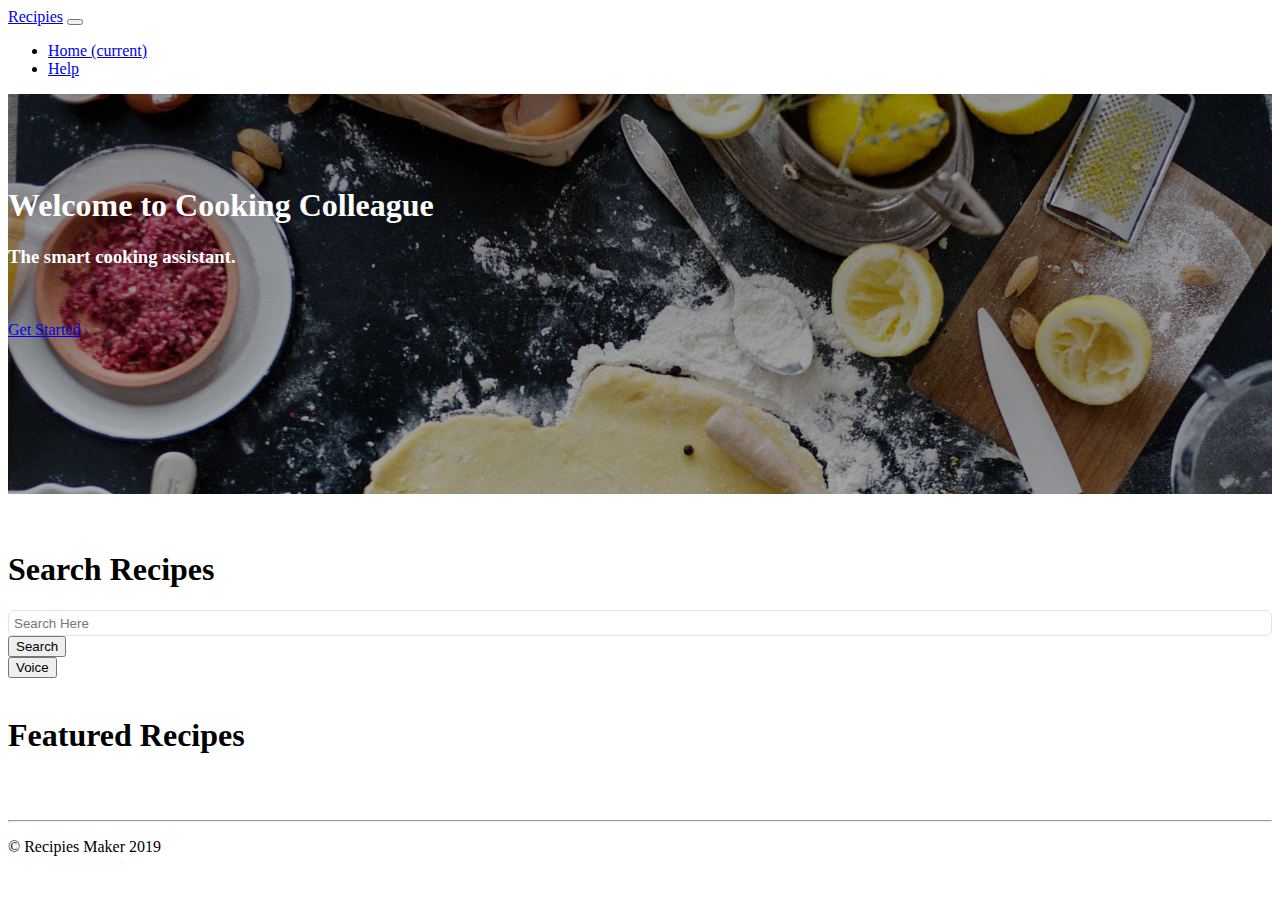
<file: client/index.html>
<!doctype html>
<html lang="en" class="gr__getbootstrap_com">

<head>
    <meta charset="utf-8">
    <meta name="viewport" content="width=device-width, initial-scale=1, shrink-to-fit=no">
    <meta name="description" content="">
    <meta name="author" content="">

    <title>Cooking Colleague</title>

    <!-- Bootstrap core CSS -->
    <script src="https://ajax.googleapis.com/ajax/libs/jquery/3.3.1/jquery.min.js"></script>

    <link rel="stylesheet" href="https://stackpath.bootstrapcdn.com/bootstrap/4.2.1/css/bootstrap.min.css" integrity="sha384-GJzZqFGwb1QTTN6wy59ffF1BuGJpLSa9DkKMp0DgiMDm4iYMj70gZWKYbI706tWS" crossorigin="anonymous">

    <!-- Custom styles for this template -->
    <script src="https://code.jquery.com/jquery-3.3.1.slim.min.js" integrity="sha384-q8i/X+965DzO0rT7abK41JStQIAqVgRVzpbzo5smXKp4YfRvH+8abtTE1Pi6jizo" crossorigin="anonymous"></script>
    <script src="https://cdnjs.cloudflare.com/ajax/libs/popper.js/1.14.6/umd/popper.min.js" integrity="sha384-wHAiFfRlMFy6i5SRaxvfOCifBUQy1xHdJ/yoi7FRNXMRBu5WHdZYu1hA6ZOblgut" crossorigin="anonymous"></script>
    <script src="https://stackpath.bootstrapcdn.com/bootstrap/4.2.1/js/bootstrap.min.js" integrity="sha384-B0UglyR+jN6CkvvICOB2joaf5I4l3gm9GU6Hc1og6Ls7i6U/mkkaduKaBhlAXv9k" crossorigin="anonymous"></script>

    <link rel="stylesheet" href="styles.css">
    <script src="script.js"></script>
    <script src="https://ajax.googleapis.com/ajax/libs/jquery/3.3.1/jquery.min.js"></script>
</head>

<body data-gr-c-s-loaded="true" onload="generateHome()">

    <nav class="navbar navbar-expand-md navbar-dark fixed-top bg-dark">
        <a class="navbar-brand" href="#">Recipies</a>
        <button class="navbar-toggler" type="button" data-toggle="collapse" data-target="#navbarsExampleDefault" aria-controls="navbarsExampleDefault" aria-expanded="false" aria-label="Toggle navigation">
            <span class="navbar-toggler-icon"></span>
        </button>

        <div class="collapse navbar-collapse" id="navbarsExampleDefault">
            <ul class="navbar-nav mr-auto">
                <li class="nav-item active">
                    <a class="nav-link" href="#">Home <span class="sr-only">(current)</span></a>
                </li>
                <li class="nav-item">
                    <a class="nav-link" href="#">Help</a>
                </li>
            </ul>
        </div>
    </nav>

    <main id="main_container" role="main">


        <div class="parallax text-center">
            <div class="container">
                <br>
                <br>
                <br>
                <br>
                <h1 class="display-3" style="color: white; ">Welcome to Cooking Colleague</h1>
                <h3 style="color: white; ">The smart cooking assistant.</h3>
                <br>
                <p><a class="btn btn-secondary btn-lg" href="#search" role="button">Get Started</a></p>
            </div>
        </div>
        <br>
        <br>

        <!-- Main jumbotron for a primary marketing message or call to action -->
        <!--
        <div class="jumbotron">
            <div class="container">
                <h1 class="display-3">Welcome</h1>
                <p>This application helps you through new and exciting cooking recipies step by step in an interactive manner.</p>
                <p><a class="btn btn-secondary btn-lg" href="#search" role="button">Get Started</a></p>
            </div>
        </div>
-->


        <!-- Example row of columns -->
        <div id="search">
            <div class="container">
                <div class="row">
                    <h1>Search Recipes</h1>
                    <div class="col-md-10">

                        <div id="custom-search-input">
                            <div class="input-group col-md-12">
                                <input id="search_box" type="text" class="form-control input-lg" placeholder="Search Here" />
                            </div>
                        </div>
                    </div>

                    <div class="col-md-1">
                        <button id="search_button" type="button" class="btn btn-secondary" onclick="generateRecipieResults()">Search</button>
                    </div>

                    <div class="col-md-1">
                        <button id="voice_search_button" type="button" class="btn btn-danger">Voice</button>
                    </div>
                </div>
                <br>
            </div>
        </div>


        <div id="featured_container" class="container">
            <h1>Featured Recipes</h1>
            <br>
            <br>

            <!--
                <div class="col-md-4">
                    <div class="card shadow-sm p-3 mb-5 bg-white rounded" style="width: 18rem;">
                        <svg class="bd-placeholder-img card-img-top" width="100%" height="180" xmlns="http://www.w3.org/2000/svg" preserveAspectRatio="xMidYMid slice" focusable="false" role="img" aria-label="Placeholder: Image cap">
                            <title>Placeholder</title>
                            <rect fill="#868e96" width="100%" height="100%"></rect><text fill="#dee2e6" dy=".3em" x="50%" y="50%">Image cap</text>
                        </svg>
                        <div class="card-body">
                            <h5 class="card-title">Card title</h5>
                            <p class="card-text">Some quick example text to build on the card title and make up the bulk of the card's content.</p>
                            <a href="#" class="btn btn-secondary">Go somewhere</a>
                        </div>
                    </div>
                </div>
            </div>
-->
            <hr>

        </div> <!-- /container -->

    </main>

    <footer class="container">
        <p>© Recipies Maker 2019</p>
    </footer>

    <!-- Bootstrap core JavaScript
    ================================================== -->
    <!-- Placed at the end of the document so the pages load faster -->
    <script src="https://code.jquery.com/jquery-3.2.1.slim.min.js" integrity="sha384-KJ3o2DKtIkvYIK3UENzmM7KCkRr/rE9/Qpg6aAZGJwFDMVNA/GpGFF93hXpG5KkN" crossorigin="anonymous"></script>
    <script>
        window.jQuery || document.write('<script src="../../assets/js/vendor/jquery-slim.min.js"><\/script>')
    </script>

</body>

</html>
</file>
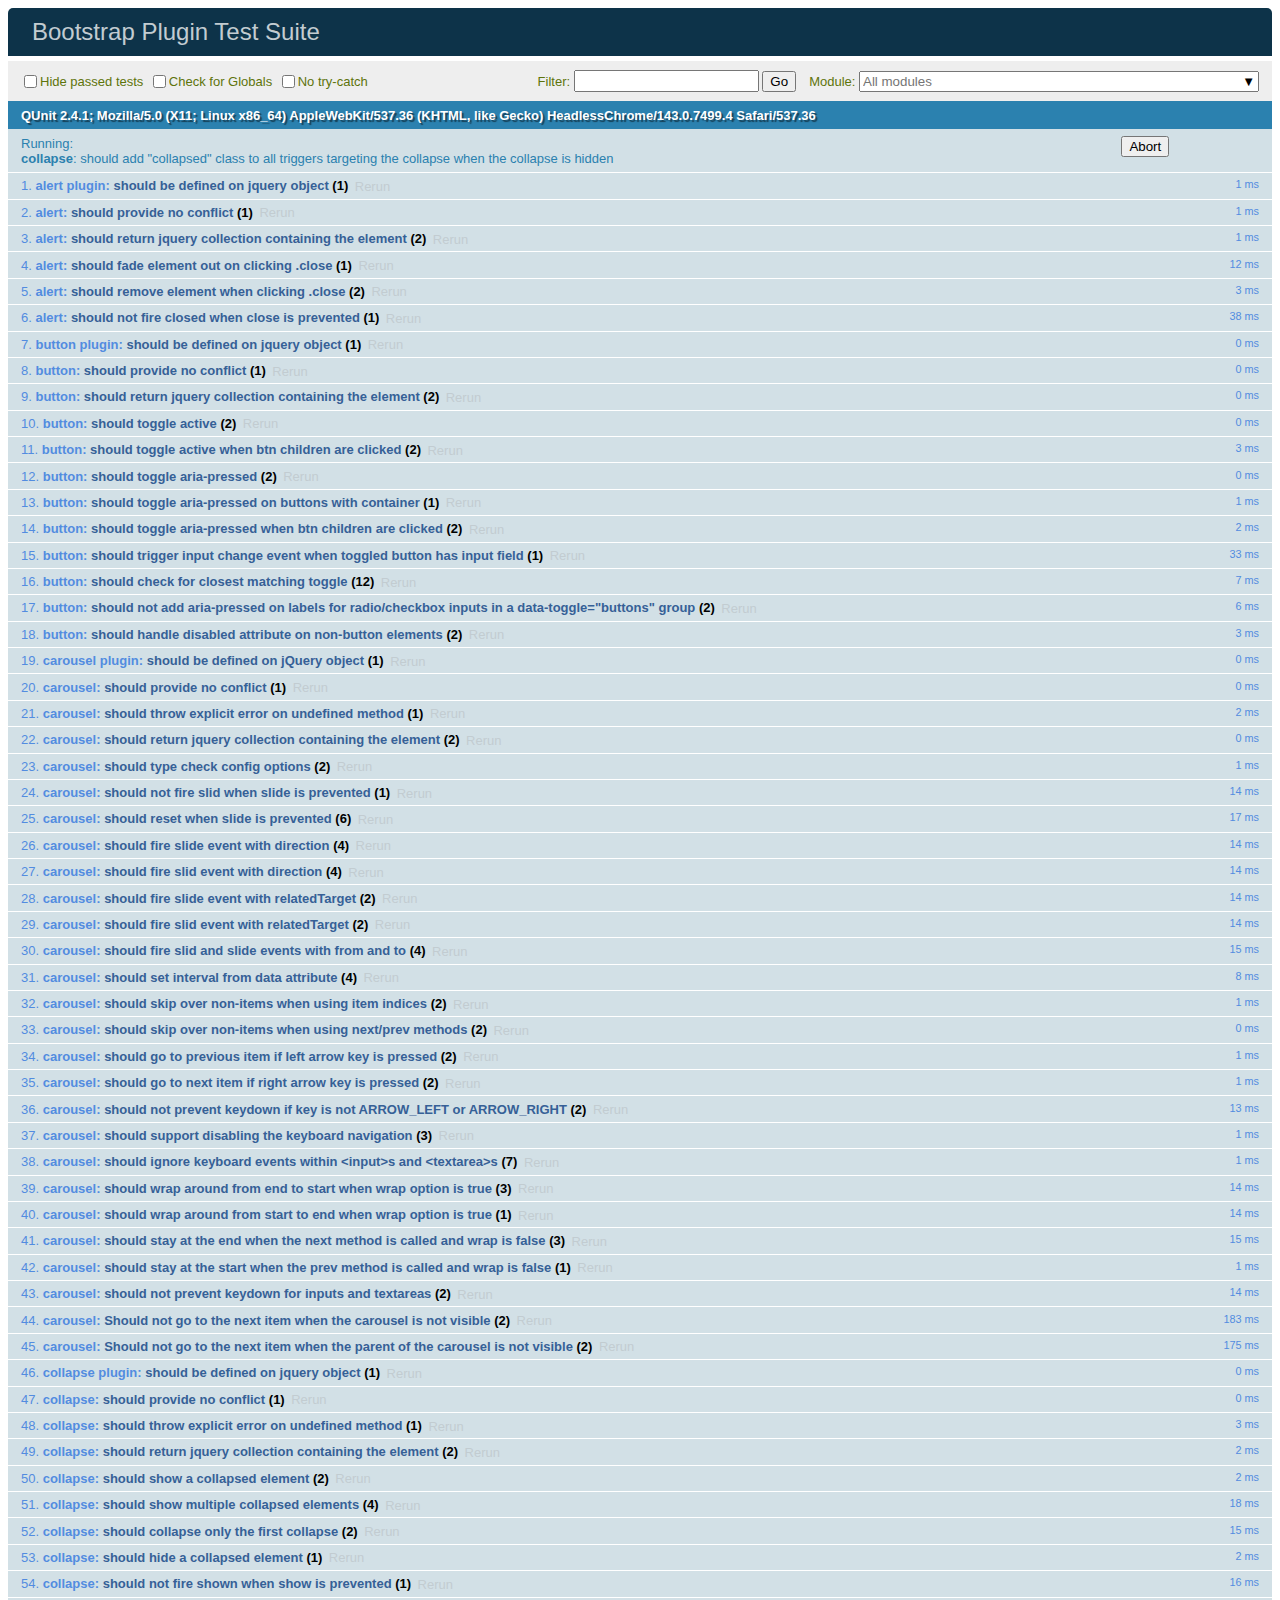
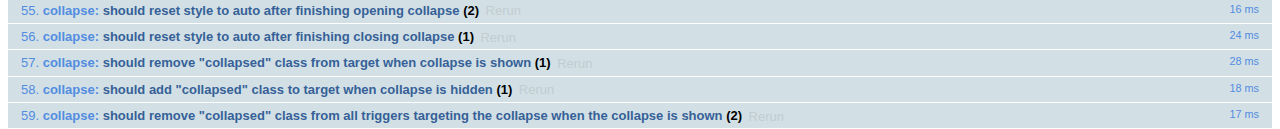
<file: bootstrap-4.0.0/js/tests/index.html>
<!doctype html>
<html lang="en">
  <head>
    <meta charset="utf-8">
    <meta name="viewport" content="width=device-width, initial-scale=1, shrink-to-fit=no">
    <title>Bootstrap Plugin Test Suite</title>

    <!-- jQuery -->
    <script>
      (function () {
        var path = '../../assets/js/vendor/jquery-slim.min.js'
        // get jquery param from the query string.
        var jQueryVersion = location.search.match(/[?&]jquery=(.*?)(?=&|$)/)

        // If a version was specified, use that version from our vendor folder
        if (jQueryVersion) {
          path = 'vendor/jquery-' + jQueryVersion[1] + '.min.js'
        }
        document.write('<script src="' + path + '"><\/script>')
      }())
    </script>
    <script src="../../assets/js/vendor/popper.min.js"></script>

    <!-- QUnit -->
    <link rel="stylesheet" href="vendor/qunit.css" media="screen">
    <script src="vendor/qunit.js"></script>

    <script>
      // Disable jQuery event aliases to ensure we don't accidentally use any of them
      [
        'blur',
        'focus',
        'focusin',
        'focusout',
        'resize',
        'scroll',
        'click',
        'dblclick',
        'mousedown',
        'mouseup',
        'mousemove',
        'mouseover',
        'mouseout',
        'mouseenter',
        'mouseleave',
        'change',
        'select',
        'submit',
        'keydown',
        'keypress',
        'keyup',
        'contextmenu'
      ].forEach(function(eventAlias) {
        $.fn[eventAlias] = function() {
          throw new Error('Using the ".' + eventAlias + '()" method is not allowed, so that Bootstrap can be compatible with custom jQuery builds which exclude the "event aliases" module that defines said method. See https://github.com/twbs/bootstrap/blob/master/CONTRIBUTING.md#js')
        }
      })

      // Require assert.expect in each test
      QUnit.config.requireExpects = true

      // See https://github.com/axemclion/grunt-saucelabs#test-result-details-with-qunit
      var log = []
      var testName

      QUnit.done(function(testResults) {
        var tests = []
        for (var i = 0; i < log.length; i++) {
          var details = log[i]
          tests.push({
            name: details.name,
            result: details.result,
            expected: details.expected,
            actual: details.actual,
            source: details.source
          })
        }
        testResults.tests = tests

        window.global_test_results = testResults
      })

      QUnit.testStart(function(testDetails) {
        QUnit.log(function(details) {
          if (!details.result) {
            details.name = testDetails.name
            log.push(details)
          }
        })
      })

      // Display fixture on-screen on iOS to avoid false positives
      // See https://github.com/twbs/bootstrap/pull/15955
      if (/iPhone|iPad|iPod/.test(navigator.userAgent)) {
        QUnit.begin(function() {
          $('#qunit-fixture').css({ top: 0, left: 0 })
        })

        QUnit.done(function() {
          $('#qunit-fixture').css({ top: '', left: '' })
        })
      }
    </script>

    <!-- Transpiled Plugins -->
    <script src="../dist/util.js"></script>
    <script src="../dist/alert.js"></script>
    <script src="../dist/button.js"></script>
    <script src="../dist/carousel.js"></script>
    <script src="../dist/collapse.js"></script>
    <script src="../dist/dropdown.js"></script>
    <script src="../dist/modal.js"></script>
    <script src="../dist/scrollspy.js"></script>
    <script src="../dist/tab.js"></script>
    <script src="../dist/tooltip.js"></script>
    <script src="../dist/popover.js"></script>

    <!-- Unit Tests -->
    <script src="unit/alert.js"></script>
    <script src="unit/button.js"></script>
    <script src="unit/carousel.js"></script>
    <script src="unit/collapse.js"></script>
    <script src="unit/dropdown.js"></script>
    <script src="unit/modal.js"></script>
    <script src="unit/scrollspy.js"></script>
    <script src="unit/tab.js"></script>
    <script src="unit/tooltip.js"></script>
    <script src="unit/popover.js"></script>
    <script src="unit/util.js"></script>
  </head>
  <body>
    <div id="qunit-container">
      <div id="qunit"></div>
      <div id="qunit-fixture"></div>
    </div>
  </body>
</html>
</file>
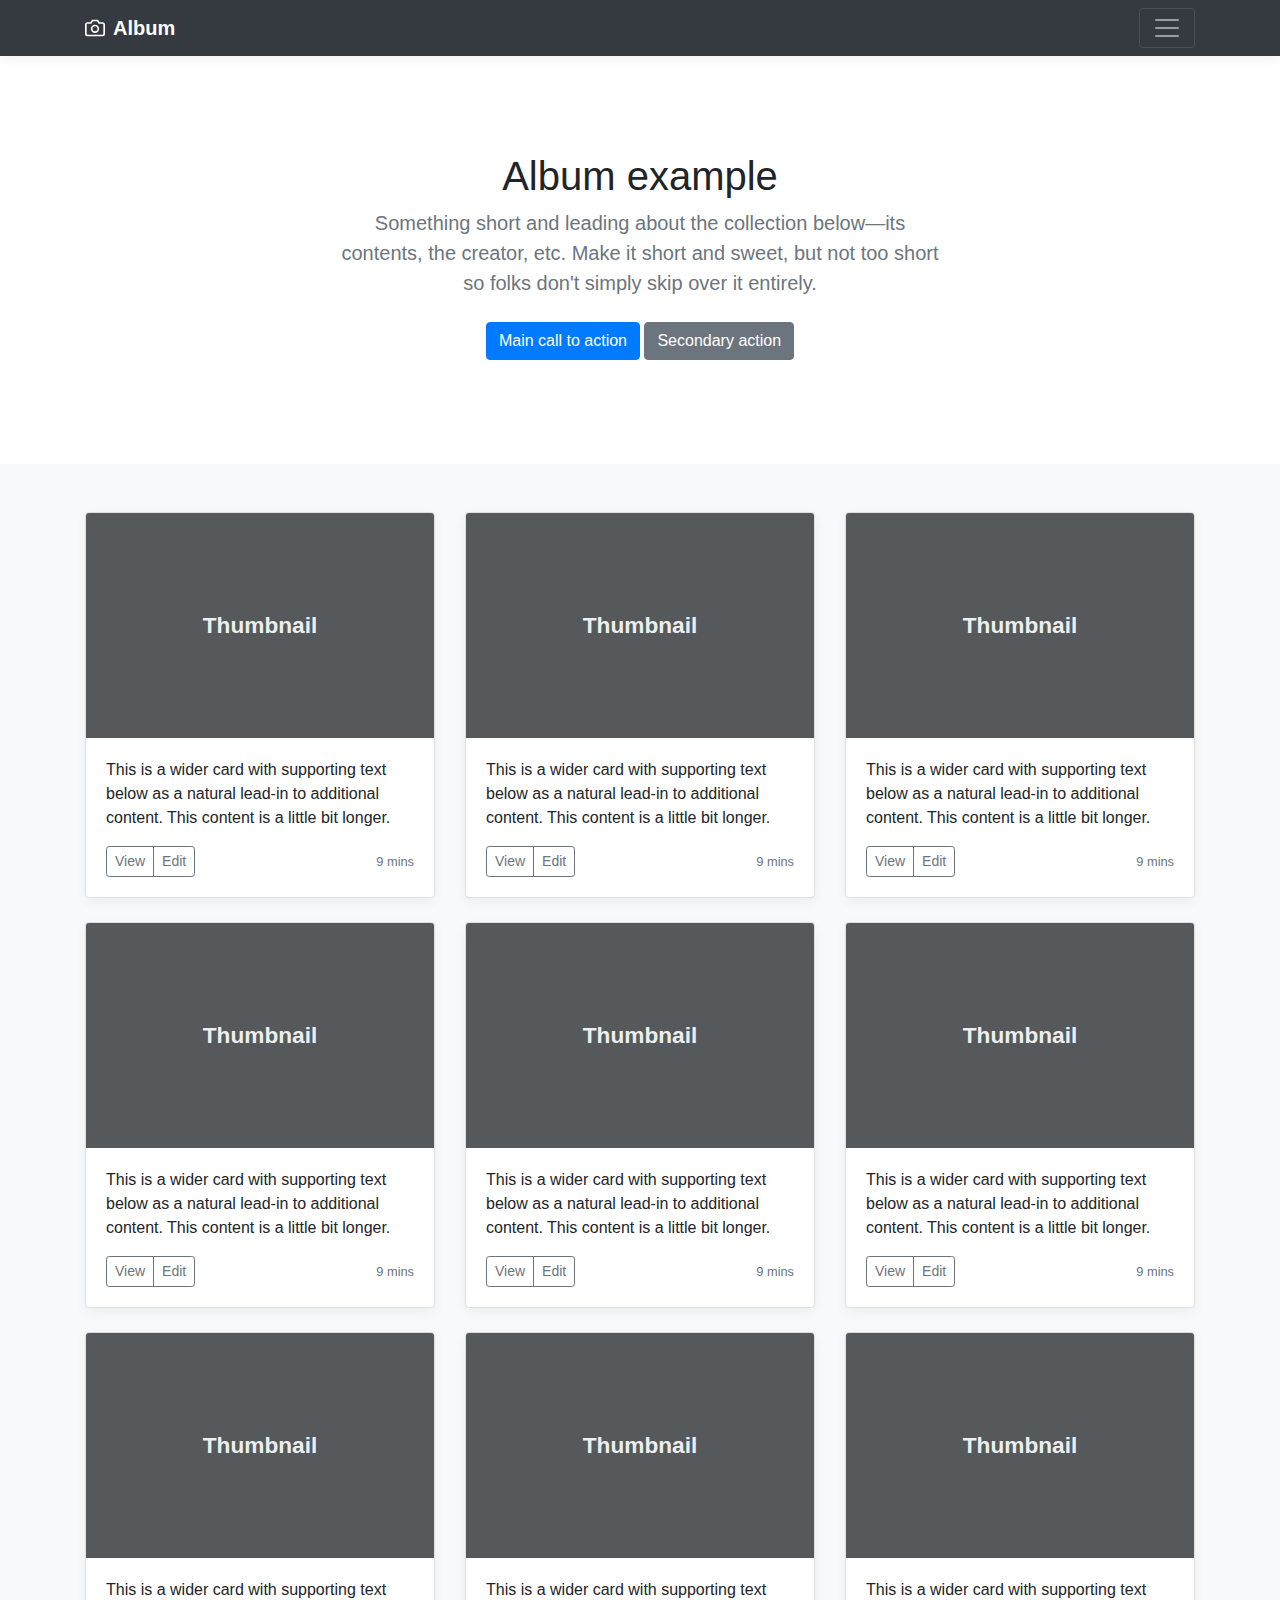
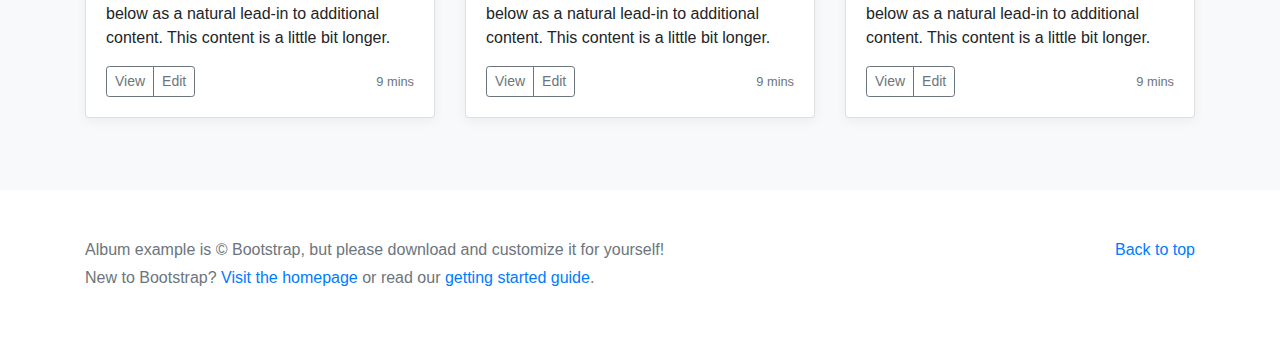
<file: bootstrap-4.0.0/docs/4.0/examples/album/index.html>
<!doctype html>
<html lang="en">
  <head>
    <meta charset="utf-8">
    <meta name="viewport" content="width=device-width, initial-scale=1, shrink-to-fit=no">
    <meta name="description" content="">
    <meta name="author" content="">
    <link rel="icon" href="../../../../favicon.ico">

    <title>Album example for Bootstrap</title>

    <!-- Bootstrap core CSS -->
    <link href="../../../../dist/css/bootstrap.min.css" rel="stylesheet">

    <!-- Custom styles for this template -->
    <link href="album.css" rel="stylesheet">
  </head>

  <body>

    <header>
      <div class="collapse bg-dark" id="navbarHeader">
        <div class="container">
          <div class="row">
            <div class="col-sm-8 col-md-7 py-4">
              <h4 class="text-white">About</h4>
              <p class="text-muted">Add some information about the album below, the author, or any other background context. Make it a few sentences long so folks can pick up some informative tidbits. Then, link them off to some social networking sites or contact information.</p>
            </div>
            <div class="col-sm-4 offset-md-1 py-4">
              <h4 class="text-white">Contact</h4>
              <ul class="list-unstyled">
                <li><a href="#" class="text-white">Follow on Twitter</a></li>
                <li><a href="#" class="text-white">Like on Facebook</a></li>
                <li><a href="#" class="text-white">Email me</a></li>
              </ul>
            </div>
          </div>
        </div>
      </div>
      <div class="navbar navbar-dark bg-dark box-shadow">
        <div class="container d-flex justify-content-between">
          <a href="#" class="navbar-brand d-flex align-items-center">
            <svg xmlns="http://www.w3.org/2000/svg" width="20" height="20" viewBox="0 0 24 24" fill="none" stroke="currentColor" stroke-width="2" stroke-linecap="round" stroke-linejoin="round" class="mr-2"><path d="M23 19a2 2 0 0 1-2 2H3a2 2 0 0 1-2-2V8a2 2 0 0 1 2-2h4l2-3h6l2 3h4a2 2 0 0 1 2 2z"></path><circle cx="12" cy="13" r="4"></circle></svg>
            <strong>Album</strong>
          </a>
          <button class="navbar-toggler" type="button" data-toggle="collapse" data-target="#navbarHeader" aria-controls="navbarHeader" aria-expanded="false" aria-label="Toggle navigation">
            <span class="navbar-toggler-icon"></span>
          </button>
        </div>
      </div>
    </header>

    <main role="main">

      <section class="jumbotron text-center">
        <div class="container">
          <h1 class="jumbotron-heading">Album example</h1>
          <p class="lead text-muted">Something short and leading about the collection below—its contents, the creator, etc. Make it short and sweet, but not too short so folks don't simply skip over it entirely.</p>
          <p>
            <a href="#" class="btn btn-primary my-2">Main call to action</a>
            <a href="#" class="btn btn-secondary my-2">Secondary action</a>
          </p>
        </div>
      </section>

      <div class="album py-5 bg-light">
        <div class="container">

          <div class="row">
            <div class="col-md-4">
              <div class="card mb-4 box-shadow">
                <img class="card-img-top" data-src="holder.js/100px225?theme=thumb&bg=55595c&fg=eceeef&text=Thumbnail" alt="Card image cap">
                <div class="card-body">
                  <p class="card-text">This is a wider card with supporting text below as a natural lead-in to additional content. This content is a little bit longer.</p>
                  <div class="d-flex justify-content-between align-items-center">
                    <div class="btn-group">
                      <button type="button" class="btn btn-sm btn-outline-secondary">View</button>
                      <button type="button" class="btn btn-sm btn-outline-secondary">Edit</button>
                    </div>
                    <small class="text-muted">9 mins</small>
                  </div>
                </div>
              </div>
            </div>
            <div class="col-md-4">
              <div class="card mb-4 box-shadow">
                <img class="card-img-top" data-src="holder.js/100px225?theme=thumb&bg=55595c&fg=eceeef&text=Thumbnail" alt="Card image cap">
                <div class="card-body">
                  <p class="card-text">This is a wider card with supporting text below as a natural lead-in to additional content. This content is a little bit longer.</p>
                  <div class="d-flex justify-content-between align-items-center">
                    <div class="btn-group">
                      <button type="button" class="btn btn-sm btn-outline-secondary">View</button>
                      <button type="button" class="btn btn-sm btn-outline-secondary">Edit</button>
                    </div>
                    <small class="text-muted">9 mins</small>
                  </div>
                </div>
              </div>
            </div>
            <div class="col-md-4">
              <div class="card mb-4 box-shadow">
                <img class="card-img-top" data-src="holder.js/100px225?theme=thumb&bg=55595c&fg=eceeef&text=Thumbnail" alt="Card image cap">
                <div class="card-body">
                  <p class="card-text">This is a wider card with supporting text below as a natural lead-in to additional content. This content is a little bit longer.</p>
                  <div class="d-flex justify-content-between align-items-center">
                    <div class="btn-group">
                      <button type="button" class="btn btn-sm btn-outline-secondary">View</button>
                      <button type="button" class="btn btn-sm btn-outline-secondary">Edit</button>
                    </div>
                    <small class="text-muted">9 mins</small>
                  </div>
                </div>
              </div>
            </div>

            <div class="col-md-4">
              <div class="card mb-4 box-shadow">
                <img class="card-img-top" data-src="holder.js/100px225?theme=thumb&bg=55595c&fg=eceeef&text=Thumbnail" alt="Card image cap">
                <div class="card-body">
                  <p class="card-text">This is a wider card with supporting text below as a natural lead-in to additional content. This content is a little bit longer.</p>
                  <div class="d-flex justify-content-between align-items-center">
                    <div class="btn-group">
                      <button type="button" class="btn btn-sm btn-outline-secondary">View</button>
                      <button type="button" class="btn btn-sm btn-outline-secondary">Edit</button>
                    </div>
                    <small class="text-muted">9 mins</small>
                  </div>
                </div>
              </div>
            </div>
            <div class="col-md-4">
              <div class="card mb-4 box-shadow">
                <img class="card-img-top" data-src="holder.js/100px225?theme=thumb&bg=55595c&fg=eceeef&text=Thumbnail" alt="Card image cap">
                <div class="card-body">
                  <p class="card-text">This is a wider card with supporting text below as a natural lead-in to additional content. This content is a little bit longer.</p>
                  <div class="d-flex justify-content-between align-items-center">
                    <div class="btn-group">
                      <button type="button" class="btn btn-sm btn-outline-secondary">View</button>
                      <button type="button" class="btn btn-sm btn-outline-secondary">Edit</button>
                    </div>
                    <small class="text-muted">9 mins</small>
                  </div>
                </div>
              </div>
            </div>
            <div class="col-md-4">
              <div class="card mb-4 box-shadow">
                <img class="card-img-top" data-src="holder.js/100px225?theme=thumb&bg=55595c&fg=eceeef&text=Thumbnail" alt="Card image cap">
                <div class="card-body">
                  <p class="card-text">This is a wider card with supporting text below as a natural lead-in to additional content. This content is a little bit longer.</p>
                  <div class="d-flex justify-content-between align-items-center">
                    <div class="btn-group">
                      <button type="button" class="btn btn-sm btn-outline-secondary">View</button>
                      <button type="button" class="btn btn-sm btn-outline-secondary">Edit</button>
                    </div>
                    <small class="text-muted">9 mins</small>
                  </div>
                </div>
              </div>
            </div>

            <div class="col-md-4">
              <div class="card mb-4 box-shadow">
                <img class="card-img-top" data-src="holder.js/100px225?theme=thumb&bg=55595c&fg=eceeef&text=Thumbnail" alt="Card image cap">
                <div class="card-body">
                  <p class="card-text">This is a wider card with supporting text below as a natural lead-in to additional content. This content is a little bit longer.</p>
                  <div class="d-flex justify-content-between align-items-center">
                    <div class="btn-group">
                      <button type="button" class="btn btn-sm btn-outline-secondary">View</button>
                      <button type="button" class="btn btn-sm btn-outline-secondary">Edit</button>
                    </div>
                    <small class="text-muted">9 mins</small>
                  </div>
                </div>
              </div>
            </div>
            <div class="col-md-4">
              <div class="card mb-4 box-shadow">
                <img class="card-img-top" data-src="holder.js/100px225?theme=thumb&bg=55595c&fg=eceeef&text=Thumbnail" alt="Card image cap">
                <div class="card-body">
                  <p class="card-text">This is a wider card with supporting text below as a natural lead-in to additional content. This content is a little bit longer.</p>
                  <div class="d-flex justify-content-between align-items-center">
                    <div class="btn-group">
                      <button type="button" class="btn btn-sm btn-outline-secondary">View</button>
                      <button type="button" class="btn btn-sm btn-outline-secondary">Edit</button>
                    </div>
                    <small class="text-muted">9 mins</small>
                  </div>
                </div>
              </div>
            </div>
            <div class="col-md-4">
              <div class="card mb-4 box-shadow">
                <img class="card-img-top" data-src="holder.js/100px225?theme=thumb&bg=55595c&fg=eceeef&text=Thumbnail" alt="Card image cap">
                <div class="card-body">
                  <p class="card-text">This is a wider card with supporting text below as a natural lead-in to additional content. This content is a little bit longer.</p>
                  <div class="d-flex justify-content-between align-items-center">
                    <div class="btn-group">
                      <button type="button" class="btn btn-sm btn-outline-secondary">View</button>
                      <button type="button" class="btn btn-sm btn-outline-secondary">Edit</button>
                    </div>
                    <small class="text-muted">9 mins</small>
                  </div>
                </div>
              </div>
            </div>
          </div>
        </div>
      </div>

    </main>

    <footer class="text-muted">
      <div class="container">
        <p class="float-right">
          <a href="#">Back to top</a>
        </p>
        <p>Album example is &copy; Bootstrap, but please download and customize it for yourself!</p>
        <p>New to Bootstrap? <a href="../../">Visit the homepage</a> or read our <a href="../../getting-started/">getting started guide</a>.</p>
      </div>
    </footer>

    <!-- Bootstrap core JavaScript
    ================================================== -->
    <!-- Placed at the end of the document so the pages load faster -->
    <script src="https://code.jquery.com/jquery-3.2.1.slim.min.js" integrity="sha384-KJ3o2DKtIkvYIK3UENzmM7KCkRr/rE9/Qpg6aAZGJwFDMVNA/GpGFF93hXpG5KkN" crossorigin="anonymous"></script>
    <script>window.jQuery || document.write('<script src="../../../../assets/js/vendor/jquery-slim.min.js"><\/script>')</script>
    <script src="../../../../assets/js/vendor/popper.min.js"></script>
    <script src="../../../../dist/js/bootstrap.min.js"></script>
    <script src="../../../../assets/js/vendor/holder.min.js"></script>
  </body>
</html>
</file>
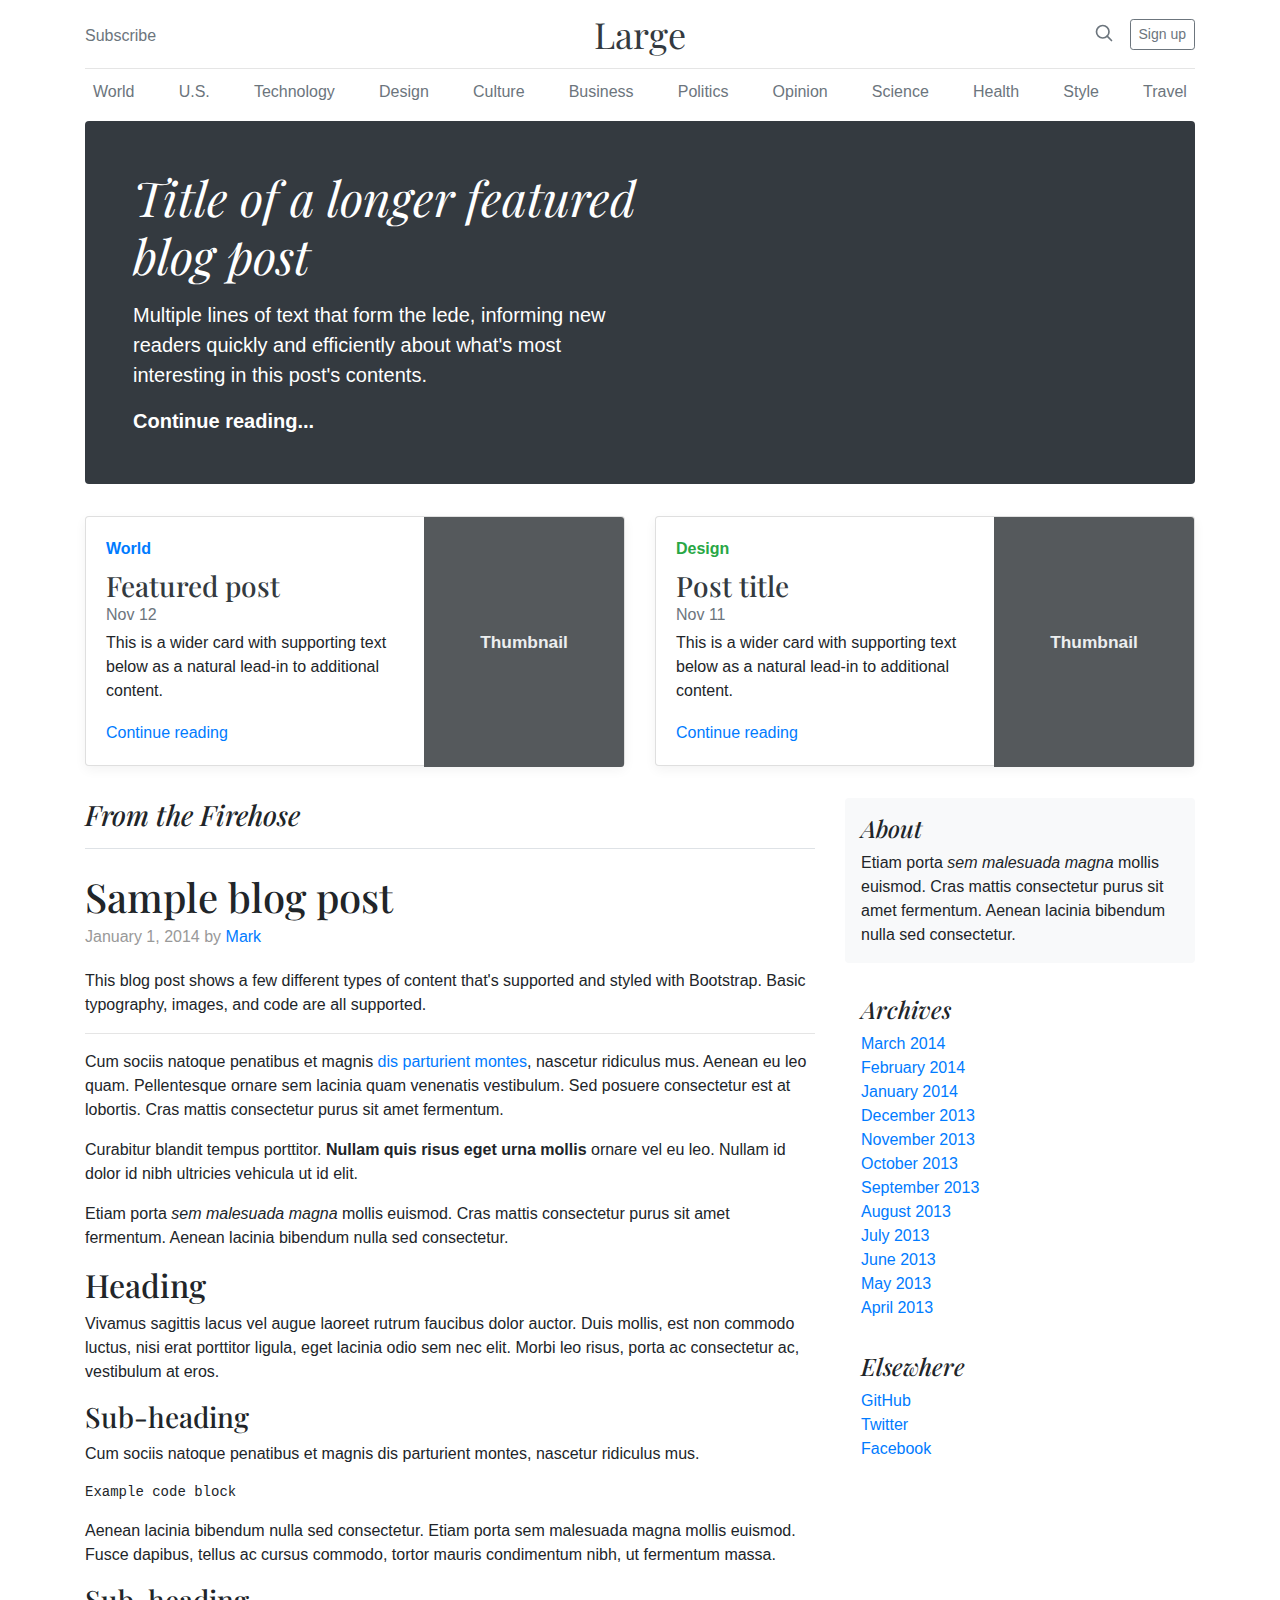
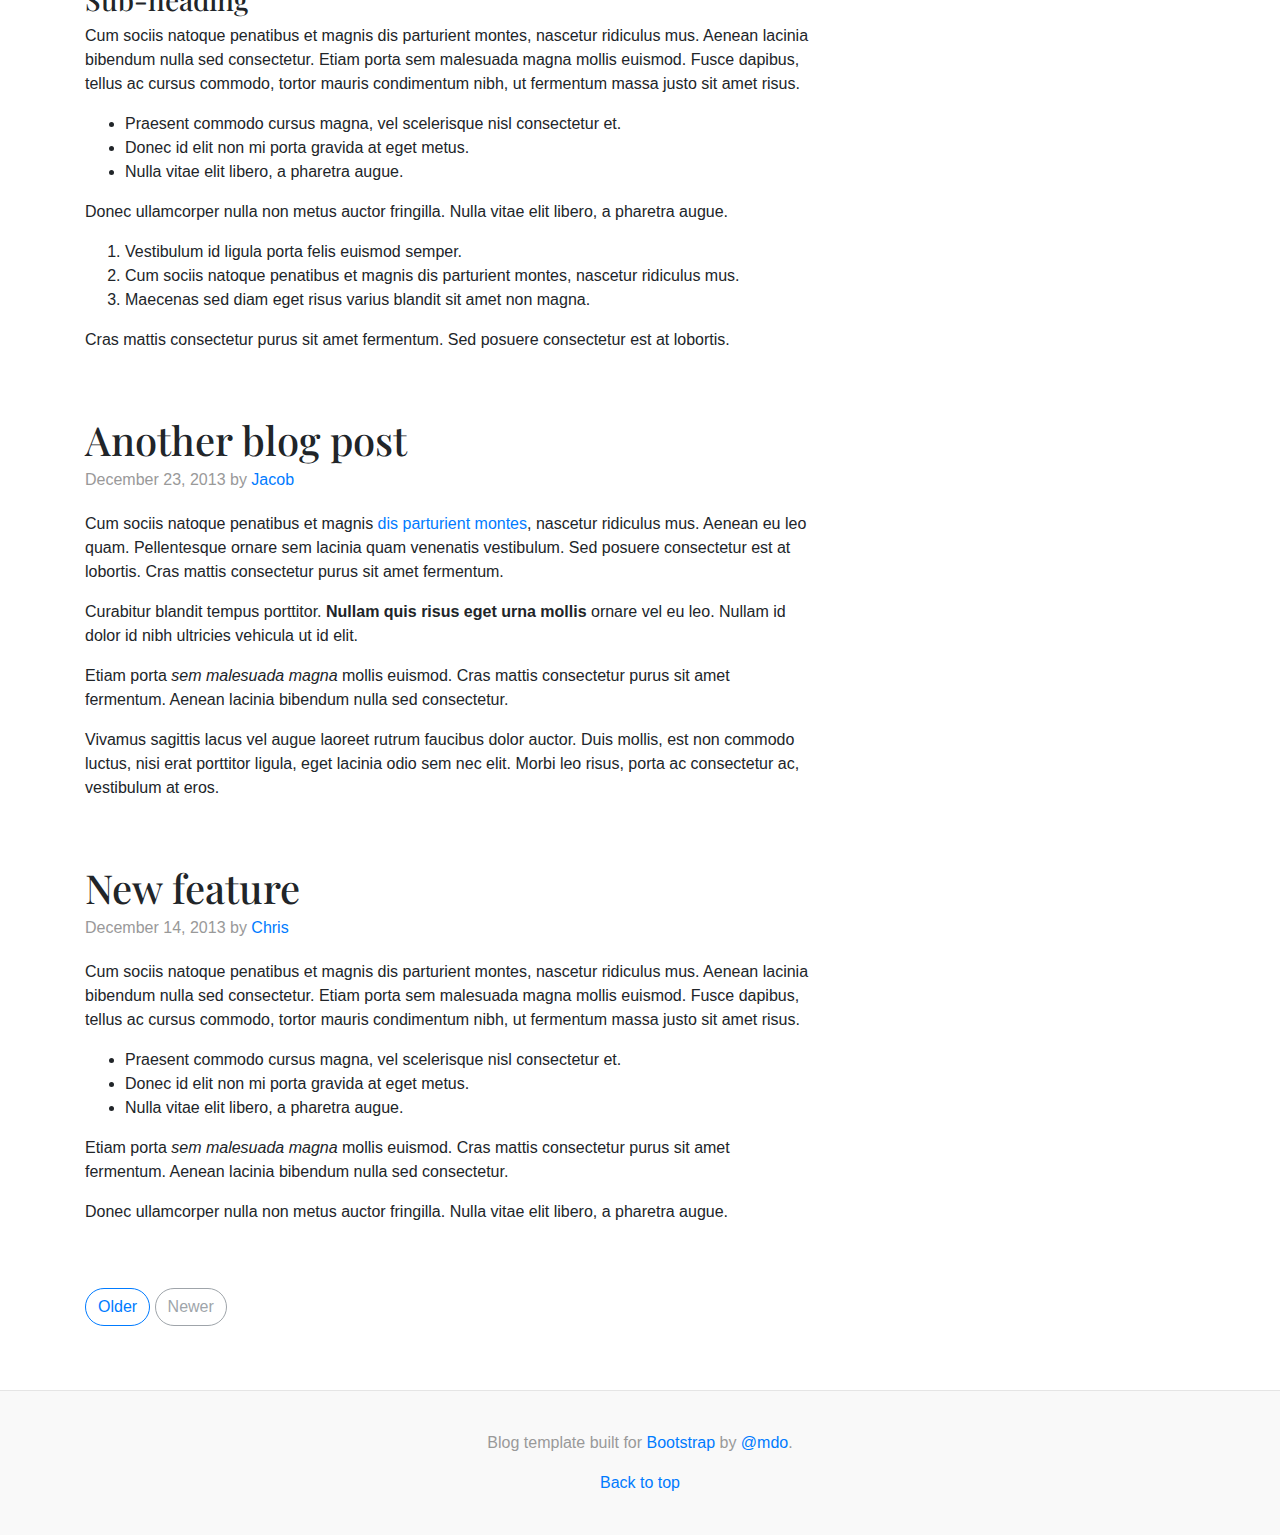
<file: bootstrap-4.0.0/docs/4.0/examples/blog/index.html>
<!doctype html>
<html lang="en">
  <head>
    <meta charset="utf-8">
    <meta name="viewport" content="width=device-width, initial-scale=1, shrink-to-fit=no">
    <meta name="description" content="">
    <meta name="author" content="">
    <link rel="icon" href="../../../../favicon.ico">

    <title>Blog Template for Bootstrap</title>

    <!-- Bootstrap core CSS -->
    <link href="../../../../dist/css/bootstrap.min.css" rel="stylesheet">

    <!-- Custom styles for this template -->
    <link href="https://fonts.googleapis.com/css?family=Playfair+Display:700,900" rel="stylesheet">
    <link href="blog.css" rel="stylesheet">
  </head>

  <body>

    <div class="container">
      <header class="blog-header py-3">
        <div class="row flex-nowrap justify-content-between align-items-center">
          <div class="col-4 pt-1">
            <a class="text-muted" href="#">Subscribe</a>
          </div>
          <div class="col-4 text-center">
            <a class="blog-header-logo text-dark" href="#">Large</a>
          </div>
          <div class="col-4 d-flex justify-content-end align-items-center">
            <a class="text-muted" href="#">
              <svg xmlns="http://www.w3.org/2000/svg" width="20" height="20" viewBox="0 0 24 24" fill="none" stroke="currentColor" stroke-width="2" stroke-linecap="round" stroke-linejoin="round" class="mx-3"><circle cx="10.5" cy="10.5" r="7.5"></circle><line x1="21" y1="21" x2="15.8" y2="15.8"></line></svg>
            </a>
            <a class="btn btn-sm btn-outline-secondary" href="#">Sign up</a>
          </div>
        </div>
      </header>

      <div class="nav-scroller py-1 mb-2">
        <nav class="nav d-flex justify-content-between">
          <a class="p-2 text-muted" href="#">World</a>
          <a class="p-2 text-muted" href="#">U.S.</a>
          <a class="p-2 text-muted" href="#">Technology</a>
          <a class="p-2 text-muted" href="#">Design</a>
          <a class="p-2 text-muted" href="#">Culture</a>
          <a class="p-2 text-muted" href="#">Business</a>
          <a class="p-2 text-muted" href="#">Politics</a>
          <a class="p-2 text-muted" href="#">Opinion</a>
          <a class="p-2 text-muted" href="#">Science</a>
          <a class="p-2 text-muted" href="#">Health</a>
          <a class="p-2 text-muted" href="#">Style</a>
          <a class="p-2 text-muted" href="#">Travel</a>
        </nav>
      </div>

      <div class="jumbotron p-3 p-md-5 text-white rounded bg-dark">
        <div class="col-md-6 px-0">
          <h1 class="display-4 font-italic">Title of a longer featured blog post</h1>
          <p class="lead my-3">Multiple lines of text that form the lede, informing new readers quickly and efficiently about what's most interesting in this post's contents.</p>
          <p class="lead mb-0"><a href="#" class="text-white font-weight-bold">Continue reading...</a></p>
        </div>
      </div>

      <div class="row mb-2">
        <div class="col-md-6">
          <div class="card flex-md-row mb-4 box-shadow h-md-250">
            <div class="card-body d-flex flex-column align-items-start">
              <strong class="d-inline-block mb-2 text-primary">World</strong>
              <h3 class="mb-0">
                <a class="text-dark" href="#">Featured post</a>
              </h3>
              <div class="mb-1 text-muted">Nov 12</div>
              <p class="card-text mb-auto">This is a wider card with supporting text below as a natural lead-in to additional content.</p>
              <a href="#">Continue reading</a>
            </div>
            <img class="card-img-right flex-auto d-none d-md-block" data-src="holder.js/200x250?theme=thumb" alt="Card image cap">
          </div>
        </div>
        <div class="col-md-6">
          <div class="card flex-md-row mb-4 box-shadow h-md-250">
            <div class="card-body d-flex flex-column align-items-start">
              <strong class="d-inline-block mb-2 text-success">Design</strong>
              <h3 class="mb-0">
                <a class="text-dark" href="#">Post title</a>
              </h3>
              <div class="mb-1 text-muted">Nov 11</div>
              <p class="card-text mb-auto">This is a wider card with supporting text below as a natural lead-in to additional content.</p>
              <a href="#">Continue reading</a>
            </div>
            <img class="card-img-right flex-auto d-none d-md-block" data-src="holder.js/200x250?theme=thumb" alt="Card image cap">
          </div>
        </div>
      </div>
    </div>

    <main role="main" class="container">
      <div class="row">
        <div class="col-md-8 blog-main">
          <h3 class="pb-3 mb-4 font-italic border-bottom">
            From the Firehose
          </h3>

          <div class="blog-post">
            <h2 class="blog-post-title">Sample blog post</h2>
            <p class="blog-post-meta">January 1, 2014 by <a href="#">Mark</a></p>

            <p>This blog post shows a few different types of content that's supported and styled with Bootstrap. Basic typography, images, and code are all supported.</p>
            <hr>
            <p>Cum sociis natoque penatibus et magnis <a href="#">dis parturient montes</a>, nascetur ridiculus mus. Aenean eu leo quam. Pellentesque ornare sem lacinia quam venenatis vestibulum. Sed posuere consectetur est at lobortis. Cras mattis consectetur purus sit amet fermentum.</p>
            <blockquote>
              <p>Curabitur blandit tempus porttitor. <strong>Nullam quis risus eget urna mollis</strong> ornare vel eu leo. Nullam id dolor id nibh ultricies vehicula ut id elit.</p>
            </blockquote>
            <p>Etiam porta <em>sem malesuada magna</em> mollis euismod. Cras mattis consectetur purus sit amet fermentum. Aenean lacinia bibendum nulla sed consectetur.</p>
            <h2>Heading</h2>
            <p>Vivamus sagittis lacus vel augue laoreet rutrum faucibus dolor auctor. Duis mollis, est non commodo luctus, nisi erat porttitor ligula, eget lacinia odio sem nec elit. Morbi leo risus, porta ac consectetur ac, vestibulum at eros.</p>
            <h3>Sub-heading</h3>
            <p>Cum sociis natoque penatibus et magnis dis parturient montes, nascetur ridiculus mus.</p>
            <pre><code>Example code block</code></pre>
            <p>Aenean lacinia bibendum nulla sed consectetur. Etiam porta sem malesuada magna mollis euismod. Fusce dapibus, tellus ac cursus commodo, tortor mauris condimentum nibh, ut fermentum massa.</p>
            <h3>Sub-heading</h3>
            <p>Cum sociis natoque penatibus et magnis dis parturient montes, nascetur ridiculus mus. Aenean lacinia bibendum nulla sed consectetur. Etiam porta sem malesuada magna mollis euismod. Fusce dapibus, tellus ac cursus commodo, tortor mauris condimentum nibh, ut fermentum massa justo sit amet risus.</p>
            <ul>
              <li>Praesent commodo cursus magna, vel scelerisque nisl consectetur et.</li>
              <li>Donec id elit non mi porta gravida at eget metus.</li>
              <li>Nulla vitae elit libero, a pharetra augue.</li>
            </ul>
            <p>Donec ullamcorper nulla non metus auctor fringilla. Nulla vitae elit libero, a pharetra augue.</p>
            <ol>
              <li>Vestibulum id ligula porta felis euismod semper.</li>
              <li>Cum sociis natoque penatibus et magnis dis parturient montes, nascetur ridiculus mus.</li>
              <li>Maecenas sed diam eget risus varius blandit sit amet non magna.</li>
            </ol>
            <p>Cras mattis consectetur purus sit amet fermentum. Sed posuere consectetur est at lobortis.</p>
          </div><!-- /.blog-post -->

          <div class="blog-post">
            <h2 class="blog-post-title">Another blog post</h2>
            <p class="blog-post-meta">December 23, 2013 by <a href="#">Jacob</a></p>

            <p>Cum sociis natoque penatibus et magnis <a href="#">dis parturient montes</a>, nascetur ridiculus mus. Aenean eu leo quam. Pellentesque ornare sem lacinia quam venenatis vestibulum. Sed posuere consectetur est at lobortis. Cras mattis consectetur purus sit amet fermentum.</p>
            <blockquote>
              <p>Curabitur blandit tempus porttitor. <strong>Nullam quis risus eget urna mollis</strong> ornare vel eu leo. Nullam id dolor id nibh ultricies vehicula ut id elit.</p>
            </blockquote>
            <p>Etiam porta <em>sem malesuada magna</em> mollis euismod. Cras mattis consectetur purus sit amet fermentum. Aenean lacinia bibendum nulla sed consectetur.</p>
            <p>Vivamus sagittis lacus vel augue laoreet rutrum faucibus dolor auctor. Duis mollis, est non commodo luctus, nisi erat porttitor ligula, eget lacinia odio sem nec elit. Morbi leo risus, porta ac consectetur ac, vestibulum at eros.</p>
          </div><!-- /.blog-post -->

          <div class="blog-post">
            <h2 class="blog-post-title">New feature</h2>
            <p class="blog-post-meta">December 14, 2013 by <a href="#">Chris</a></p>

            <p>Cum sociis natoque penatibus et magnis dis parturient montes, nascetur ridiculus mus. Aenean lacinia bibendum nulla sed consectetur. Etiam porta sem malesuada magna mollis euismod. Fusce dapibus, tellus ac cursus commodo, tortor mauris condimentum nibh, ut fermentum massa justo sit amet risus.</p>
            <ul>
              <li>Praesent commodo cursus magna, vel scelerisque nisl consectetur et.</li>
              <li>Donec id elit non mi porta gravida at eget metus.</li>
              <li>Nulla vitae elit libero, a pharetra augue.</li>
            </ul>
            <p>Etiam porta <em>sem malesuada magna</em> mollis euismod. Cras mattis consectetur purus sit amet fermentum. Aenean lacinia bibendum nulla sed consectetur.</p>
            <p>Donec ullamcorper nulla non metus auctor fringilla. Nulla vitae elit libero, a pharetra augue.</p>
          </div><!-- /.blog-post -->

          <nav class="blog-pagination">
            <a class="btn btn-outline-primary" href="#">Older</a>
            <a class="btn btn-outline-secondary disabled" href="#">Newer</a>
          </nav>

        </div><!-- /.blog-main -->

        <aside class="col-md-4 blog-sidebar">
          <div class="p-3 mb-3 bg-light rounded">
            <h4 class="font-italic">About</h4>
            <p class="mb-0">Etiam porta <em>sem malesuada magna</em> mollis euismod. Cras mattis consectetur purus sit amet fermentum. Aenean lacinia bibendum nulla sed consectetur.</p>
          </div>

          <div class="p-3">
            <h4 class="font-italic">Archives</h4>
            <ol class="list-unstyled mb-0">
              <li><a href="#">March 2014</a></li>
              <li><a href="#">February 2014</a></li>
              <li><a href="#">January 2014</a></li>
              <li><a href="#">December 2013</a></li>
              <li><a href="#">November 2013</a></li>
              <li><a href="#">October 2013</a></li>
              <li><a href="#">September 2013</a></li>
              <li><a href="#">August 2013</a></li>
              <li><a href="#">July 2013</a></li>
              <li><a href="#">June 2013</a></li>
              <li><a href="#">May 2013</a></li>
              <li><a href="#">April 2013</a></li>
            </ol>
          </div>

          <div class="p-3">
            <h4 class="font-italic">Elsewhere</h4>
            <ol class="list-unstyled">
              <li><a href="#">GitHub</a></li>
              <li><a href="#">Twitter</a></li>
              <li><a href="#">Facebook</a></li>
            </ol>
          </div>
        </aside><!-- /.blog-sidebar -->

      </div><!-- /.row -->

    </main><!-- /.container -->

    <footer class="blog-footer">
      <p>Blog template built for <a href="https://getbootstrap.com/">Bootstrap</a> by <a href="https://twitter.com/mdo">@mdo</a>.</p>
      <p>
        <a href="#">Back to top</a>
      </p>
    </footer>

    <!-- Bootstrap core JavaScript
    ================================================== -->
    <!-- Placed at the end of the document so the pages load faster -->
    <script src="https://code.jquery.com/jquery-3.2.1.slim.min.js" integrity="sha384-KJ3o2DKtIkvYIK3UENzmM7KCkRr/rE9/Qpg6aAZGJwFDMVNA/GpGFF93hXpG5KkN" crossorigin="anonymous"></script>
    <script>window.jQuery || document.write('<script src="../../../../assets/js/vendor/jquery-slim.min.js"><\/script>')</script>
    <script src="../../../../assets/js/vendor/popper.min.js"></script>
    <script src="../../../../dist/js/bootstrap.min.js"></script>
    <script src="../../../../assets/js/vendor/holder.min.js"></script>
    <script>
      Holder.addTheme('thumb', {
        bg: '#55595c',
        fg: '#eceeef',
        text: 'Thumbnail'
      });
    </script>
  </body>
</html>
</file>
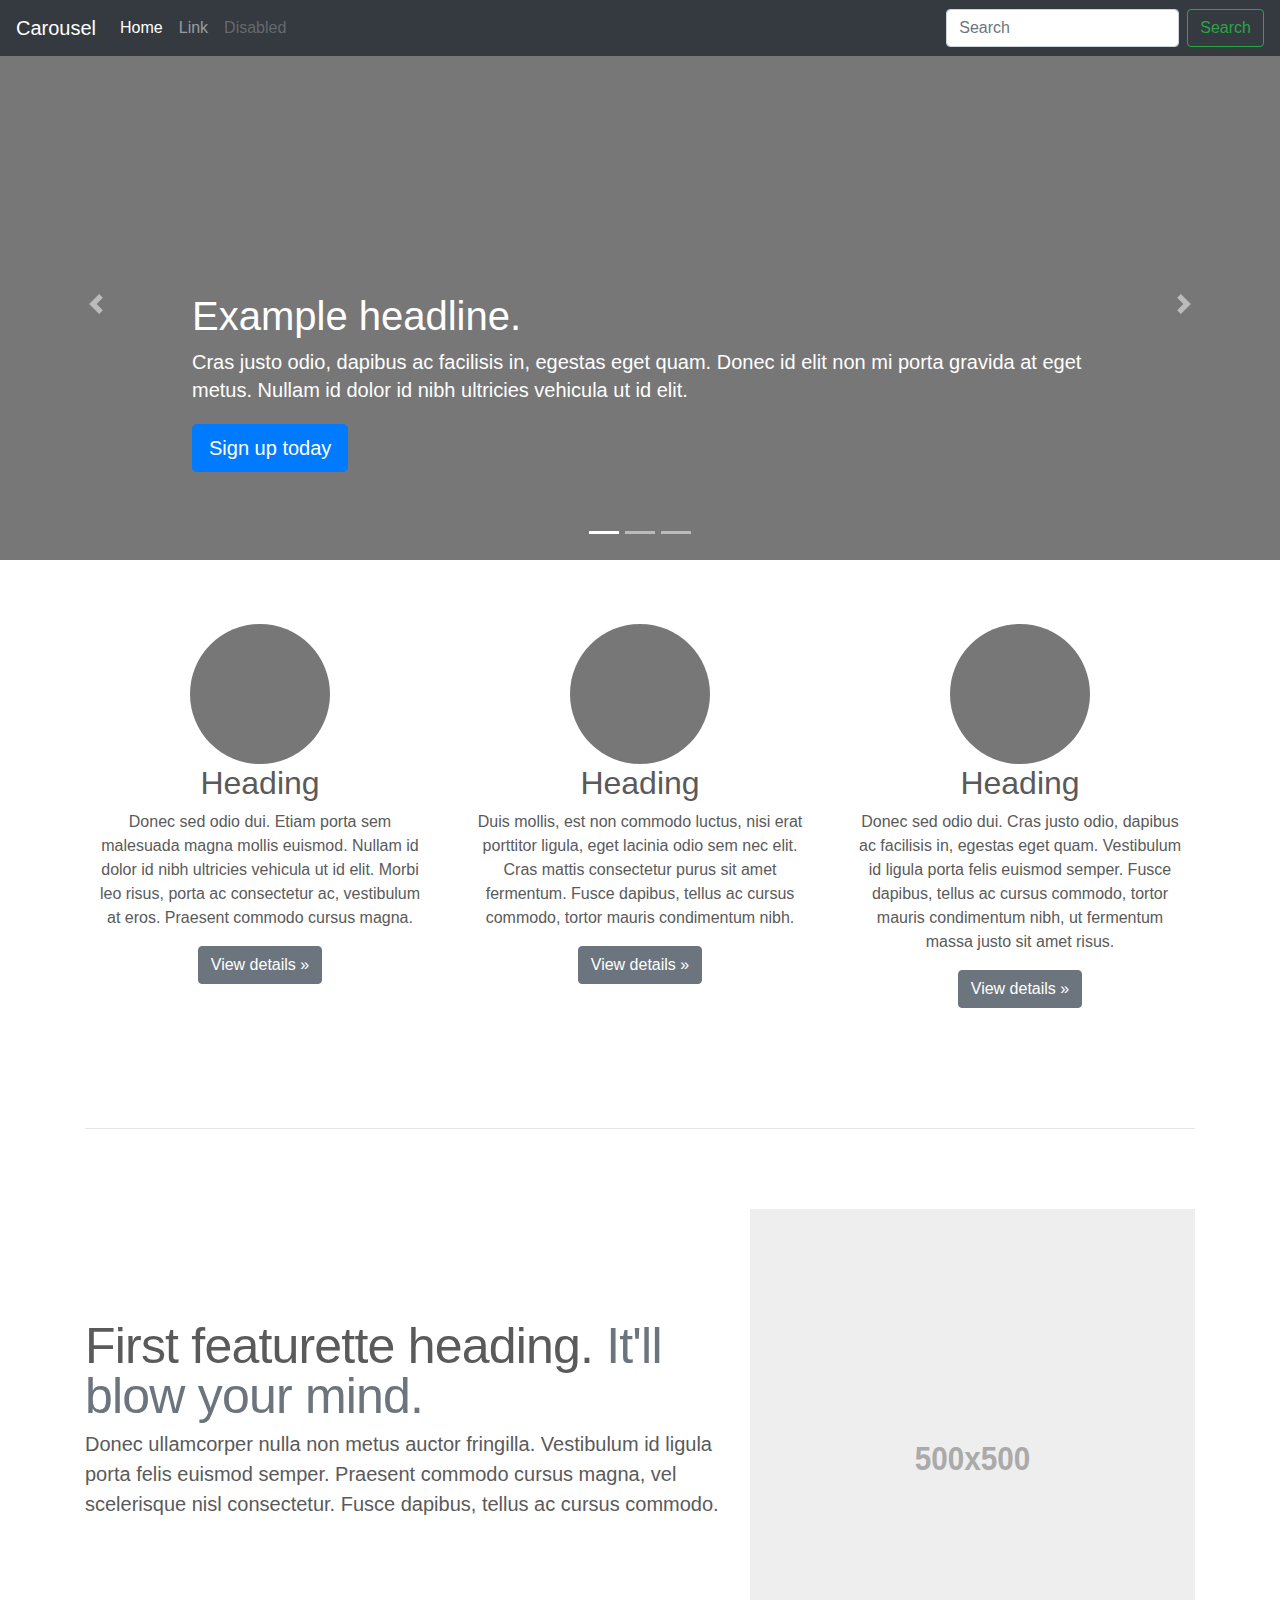
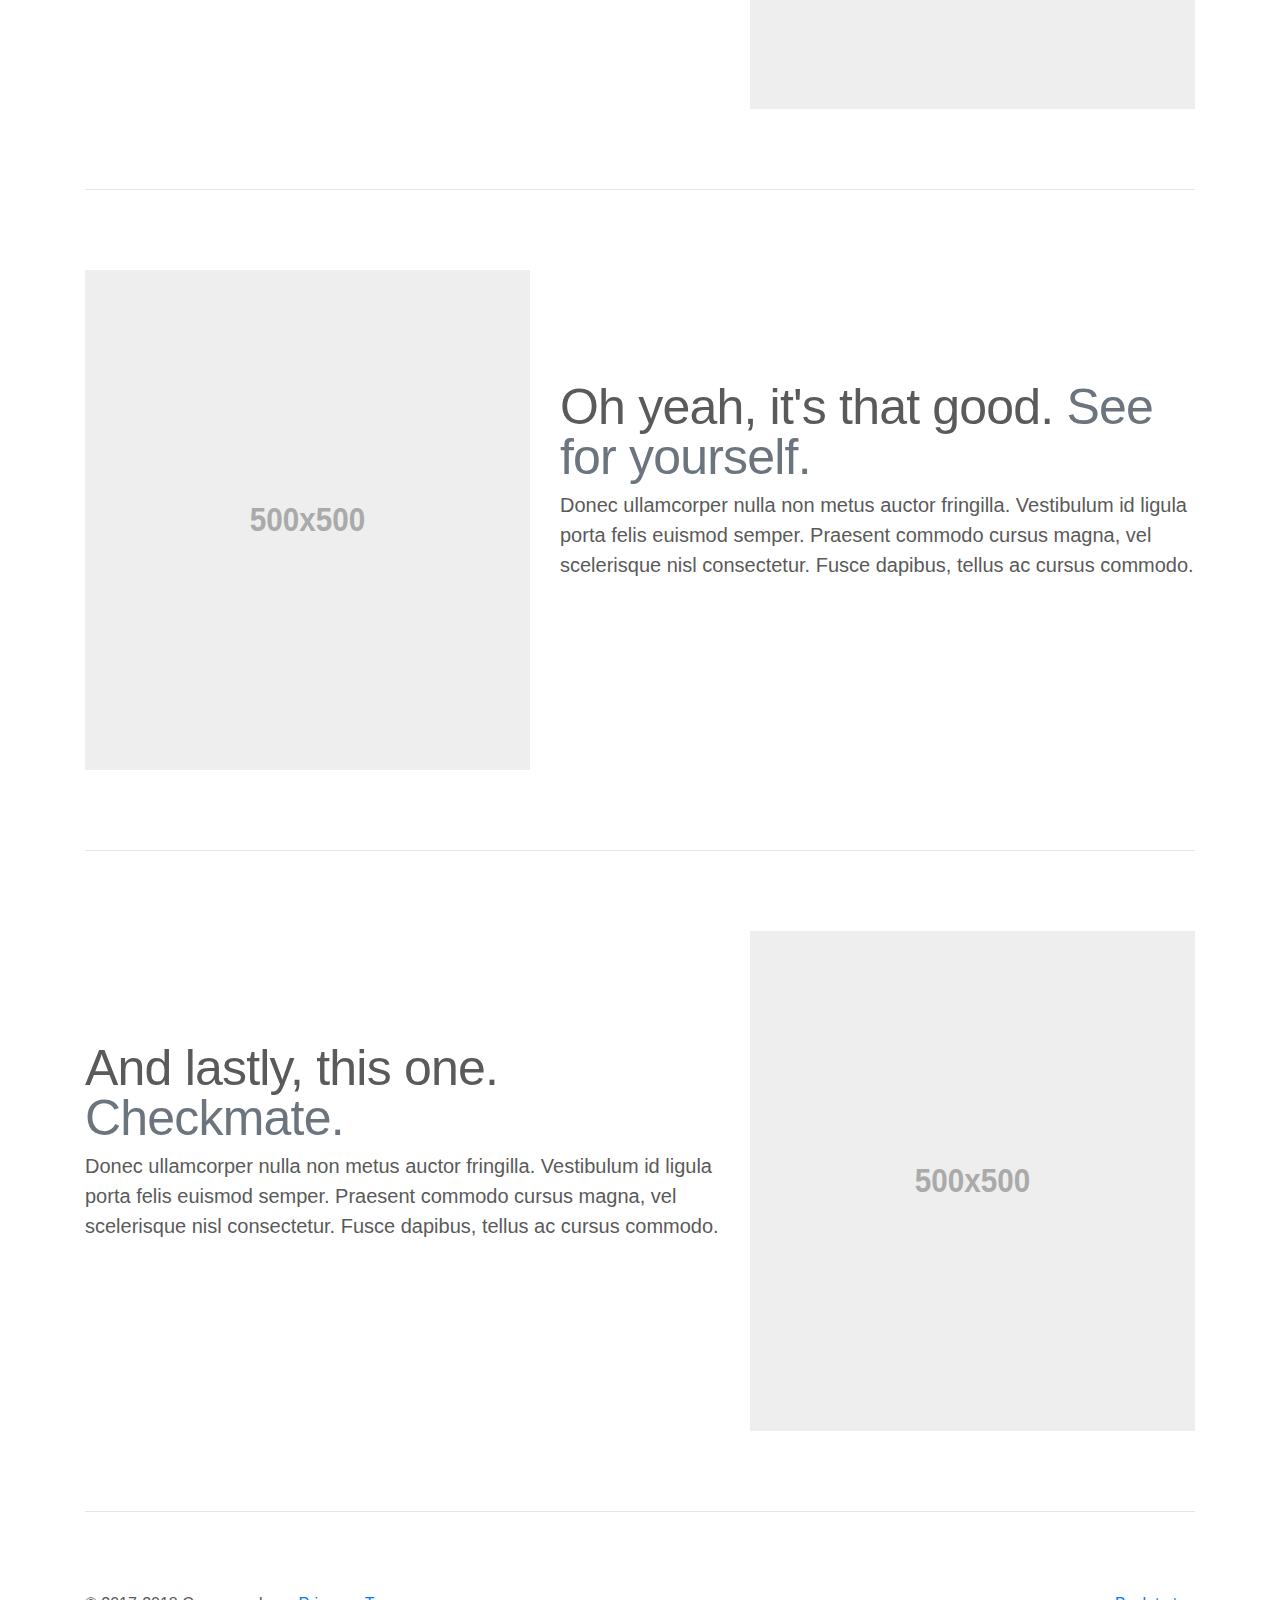
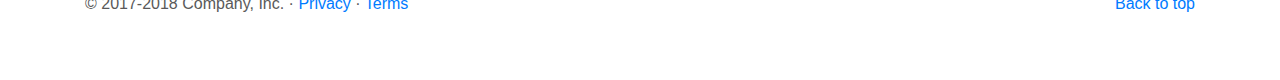
<file: bootstrap-4.0.0/docs/4.0/examples/carousel/index.html>
<!doctype html>
<html lang="en">
  <head>
    <meta charset="utf-8">
    <meta name="viewport" content="width=device-width, initial-scale=1, shrink-to-fit=no">
    <meta name="description" content="">
    <meta name="author" content="">
    <link rel="icon" href="../../../../favicon.ico">

    <title>Carousel Template for Bootstrap</title>

    <!-- Bootstrap core CSS -->
    <link href="../../../../dist/css/bootstrap.min.css" rel="stylesheet">

    <!-- Custom styles for this template -->
    <link href="carousel.css" rel="stylesheet">
  </head>
  <body>

    <header>
      <nav class="navbar navbar-expand-md navbar-dark fixed-top bg-dark">
        <a class="navbar-brand" href="#">Carousel</a>
        <button class="navbar-toggler" type="button" data-toggle="collapse" data-target="#navbarCollapse" aria-controls="navbarCollapse" aria-expanded="false" aria-label="Toggle navigation">
          <span class="navbar-toggler-icon"></span>
        </button>
        <div class="collapse navbar-collapse" id="navbarCollapse">
          <ul class="navbar-nav mr-auto">
            <li class="nav-item active">
              <a class="nav-link" href="#">Home <span class="sr-only">(current)</span></a>
            </li>
            <li class="nav-item">
              <a class="nav-link" href="#">Link</a>
            </li>
            <li class="nav-item">
              <a class="nav-link disabled" href="#">Disabled</a>
            </li>
          </ul>
          <form class="form-inline mt-2 mt-md-0">
            <input class="form-control mr-sm-2" type="text" placeholder="Search" aria-label="Search">
            <button class="btn btn-outline-success my-2 my-sm-0" type="submit">Search</button>
          </form>
        </div>
      </nav>
    </header>

    <main role="main">

      <div id="myCarousel" class="carousel slide" data-ride="carousel">
        <ol class="carousel-indicators">
          <li data-target="#myCarousel" data-slide-to="0" class="active"></li>
          <li data-target="#myCarousel" data-slide-to="1"></li>
          <li data-target="#myCarousel" data-slide-to="2"></li>
        </ol>
        <div class="carousel-inner">
          <div class="carousel-item active">
            <img class="first-slide" src="[data-uri]" alt="First slide">
            <div class="container">
              <div class="carousel-caption text-left">
                <h1>Example headline.</h1>
                <p>Cras justo odio, dapibus ac facilisis in, egestas eget quam. Donec id elit non mi porta gravida at eget metus. Nullam id dolor id nibh ultricies vehicula ut id elit.</p>
                <p><a class="btn btn-lg btn-primary" href="#" role="button">Sign up today</a></p>
              </div>
            </div>
          </div>
          <div class="carousel-item">
            <img class="second-slide" src="[data-uri]" alt="Second slide">
            <div class="container">
              <div class="carousel-caption">
                <h1>Another example headline.</h1>
                <p>Cras justo odio, dapibus ac facilisis in, egestas eget quam. Donec id elit non mi porta gravida at eget metus. Nullam id dolor id nibh ultricies vehicula ut id elit.</p>
                <p><a class="btn btn-lg btn-primary" href="#" role="button">Learn more</a></p>
              </div>
            </div>
          </div>
          <div class="carousel-item">
            <img class="third-slide" src="[data-uri]" alt="Third slide">
            <div class="container">
              <div class="carousel-caption text-right">
                <h1>One more for good measure.</h1>
                <p>Cras justo odio, dapibus ac facilisis in, egestas eget quam. Donec id elit non mi porta gravida at eget metus. Nullam id dolor id nibh ultricies vehicula ut id elit.</p>
                <p><a class="btn btn-lg btn-primary" href="#" role="button">Browse gallery</a></p>
              </div>
            </div>
          </div>
        </div>
        <a class="carousel-control-prev" href="#myCarousel" role="button" data-slide="prev">
          <span class="carousel-control-prev-icon" aria-hidden="true"></span>
          <span class="sr-only">Previous</span>
        </a>
        <a class="carousel-control-next" href="#myCarousel" role="button" data-slide="next">
          <span class="carousel-control-next-icon" aria-hidden="true"></span>
          <span class="sr-only">Next</span>
        </a>
      </div>


      <!-- Marketing messaging and featurettes
      ================================================== -->
      <!-- Wrap the rest of the page in another container to center all the content. -->

      <div class="container marketing">

        <!-- Three columns of text below the carousel -->
        <div class="row">
          <div class="col-lg-4">
            <img class="rounded-circle" src="[data-uri]" alt="Generic placeholder image" width="140" height="140">
            <h2>Heading</h2>
            <p>Donec sed odio dui. Etiam porta sem malesuada magna mollis euismod. Nullam id dolor id nibh ultricies vehicula ut id elit. Morbi leo risus, porta ac consectetur ac, vestibulum at eros. Praesent commodo cursus magna.</p>
            <p><a class="btn btn-secondary" href="#" role="button">View details &raquo;</a></p>
          </div><!-- /.col-lg-4 -->
          <div class="col-lg-4">
            <img class="rounded-circle" src="[data-uri]" alt="Generic placeholder image" width="140" height="140">
            <h2>Heading</h2>
            <p>Duis mollis, est non commodo luctus, nisi erat porttitor ligula, eget lacinia odio sem nec elit. Cras mattis consectetur purus sit amet fermentum. Fusce dapibus, tellus ac cursus commodo, tortor mauris condimentum nibh.</p>
            <p><a class="btn btn-secondary" href="#" role="button">View details &raquo;</a></p>
          </div><!-- /.col-lg-4 -->
          <div class="col-lg-4">
            <img class="rounded-circle" src="[data-uri]" alt="Generic placeholder image" width="140" height="140">
            <h2>Heading</h2>
            <p>Donec sed odio dui. Cras justo odio, dapibus ac facilisis in, egestas eget quam. Vestibulum id ligula porta felis euismod semper. Fusce dapibus, tellus ac cursus commodo, tortor mauris condimentum nibh, ut fermentum massa justo sit amet risus.</p>
            <p><a class="btn btn-secondary" href="#" role="button">View details &raquo;</a></p>
          </div><!-- /.col-lg-4 -->
        </div><!-- /.row -->


        <!-- START THE FEATURETTES -->

        <hr class="featurette-divider">

        <div class="row featurette">
          <div class="col-md-7">
            <h2 class="featurette-heading">First featurette heading. <span class="text-muted">It'll blow your mind.</span></h2>
            <p class="lead">Donec ullamcorper nulla non metus auctor fringilla. Vestibulum id ligula porta felis euismod semper. Praesent commodo cursus magna, vel scelerisque nisl consectetur. Fusce dapibus, tellus ac cursus commodo.</p>
          </div>
          <div class="col-md-5">
            <img class="featurette-image img-fluid mx-auto" data-src="holder.js/500x500/auto" alt="Generic placeholder image">
          </div>
        </div>

        <hr class="featurette-divider">

        <div class="row featurette">
          <div class="col-md-7 order-md-2">
            <h2 class="featurette-heading">Oh yeah, it's that good. <span class="text-muted">See for yourself.</span></h2>
            <p class="lead">Donec ullamcorper nulla non metus auctor fringilla. Vestibulum id ligula porta felis euismod semper. Praesent commodo cursus magna, vel scelerisque nisl consectetur. Fusce dapibus, tellus ac cursus commodo.</p>
          </div>
          <div class="col-md-5 order-md-1">
            <img class="featurette-image img-fluid mx-auto" data-src="holder.js/500x500/auto" alt="Generic placeholder image">
          </div>
        </div>

        <hr class="featurette-divider">

        <div class="row featurette">
          <div class="col-md-7">
            <h2 class="featurette-heading">And lastly, this one. <span class="text-muted">Checkmate.</span></h2>
            <p class="lead">Donec ullamcorper nulla non metus auctor fringilla. Vestibulum id ligula porta felis euismod semper. Praesent commodo cursus magna, vel scelerisque nisl consectetur. Fusce dapibus, tellus ac cursus commodo.</p>
          </div>
          <div class="col-md-5">
            <img class="featurette-image img-fluid mx-auto" data-src="holder.js/500x500/auto" alt="Generic placeholder image">
          </div>
        </div>

        <hr class="featurette-divider">

        <!-- /END THE FEATURETTES -->

      </div><!-- /.container -->


      <!-- FOOTER -->
      <footer class="container">
        <p class="float-right"><a href="#">Back to top</a></p>
        <p>&copy; 2017-2018 Company, Inc. &middot; <a href="#">Privacy</a> &middot; <a href="#">Terms</a></p>
      </footer>
    </main>

    <!-- Bootstrap core JavaScript
    ================================================== -->
    <!-- Placed at the end of the document so the pages load faster -->
    <script src="https://code.jquery.com/jquery-3.2.1.slim.min.js" integrity="sha384-KJ3o2DKtIkvYIK3UENzmM7KCkRr/rE9/Qpg6aAZGJwFDMVNA/GpGFF93hXpG5KkN" crossorigin="anonymous"></script>
    <script>window.jQuery || document.write('<script src="../../../../assets/js/vendor/jquery-slim.min.js"><\/script>')</script>
    <script src="../../../../assets/js/vendor/popper.min.js"></script>
    <script src="../../../../dist/js/bootstrap.min.js"></script>
    <!-- Just to make our placeholder images work. Don't actually copy the next line! -->
    <script src="../../../../assets/js/vendor/holder.min.js"></script>
  </body>
</html>
</file>
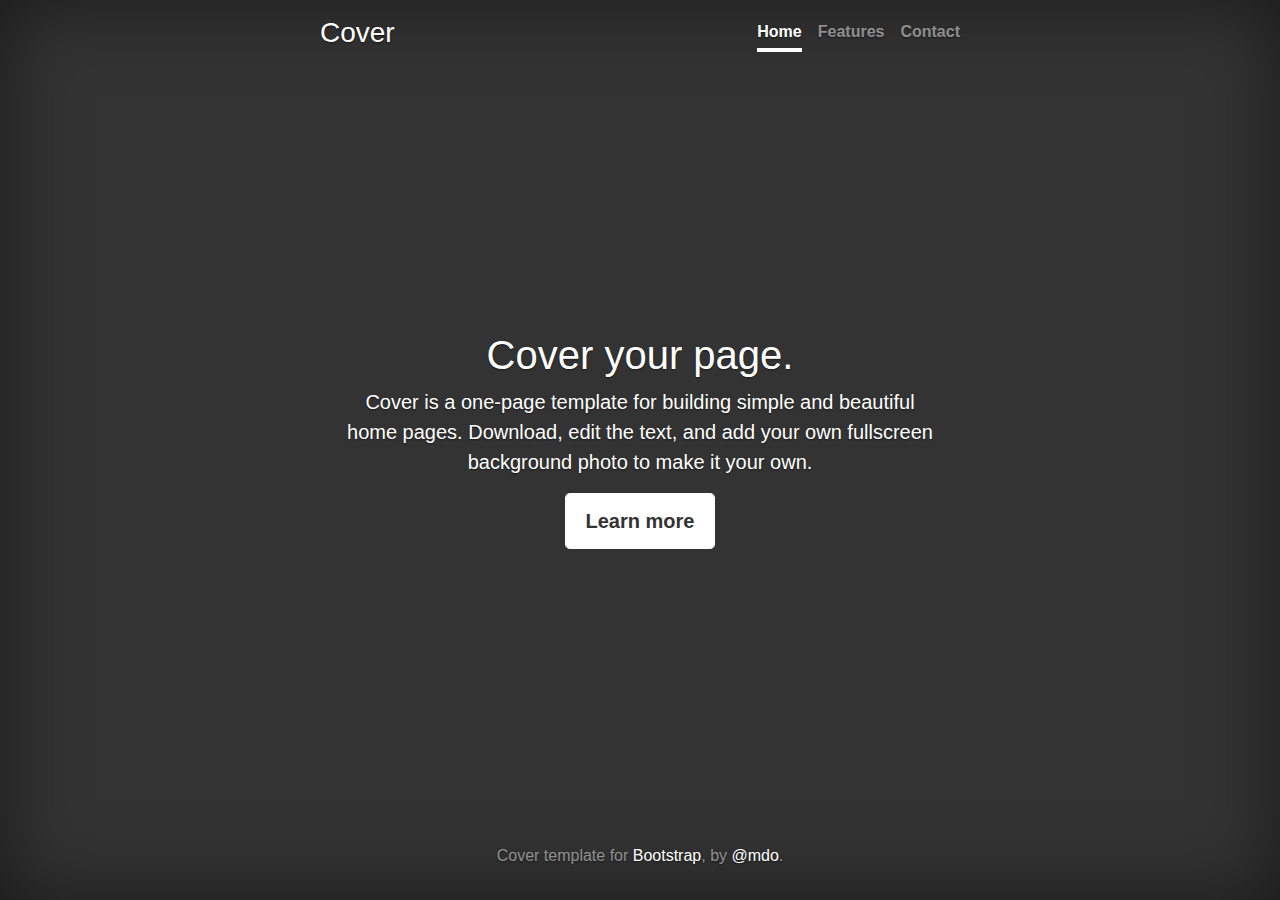
<file: bootstrap-4.0.0/docs/4.0/examples/cover/index.html>
<!doctype html>
<html lang="en">
  <head>
    <meta charset="utf-8">
    <meta name="viewport" content="width=device-width, initial-scale=1, shrink-to-fit=no">
    <meta name="description" content="">
    <meta name="author" content="">
    <link rel="icon" href="../../../../favicon.ico">

    <title>Cover Template for Bootstrap</title>

    <!-- Bootstrap core CSS -->
    <link href="../../../../dist/css/bootstrap.min.css" rel="stylesheet">

    <!-- Custom styles for this template -->
    <link href="cover.css" rel="stylesheet">
  </head>

  <body class="text-center">

    <div class="cover-container d-flex h-100 p-3 mx-auto flex-column">
      <header class="masthead mb-auto">
        <div class="inner">
          <h3 class="masthead-brand">Cover</h3>
          <nav class="nav nav-masthead justify-content-center">
            <a class="nav-link active" href="#">Home</a>
            <a class="nav-link" href="#">Features</a>
            <a class="nav-link" href="#">Contact</a>
          </nav>
        </div>
      </header>

      <main role="main" class="inner cover">
        <h1 class="cover-heading">Cover your page.</h1>
        <p class="lead">Cover is a one-page template for building simple and beautiful home pages. Download, edit the text, and add your own fullscreen background photo to make it your own.</p>
        <p class="lead">
          <a href="#" class="btn btn-lg btn-secondary">Learn more</a>
        </p>
      </main>

      <footer class="mastfoot mt-auto">
        <div class="inner">
          <p>Cover template for <a href="https://getbootstrap.com/">Bootstrap</a>, by <a href="https://twitter.com/mdo">@mdo</a>.</p>
        </div>
      </footer>
    </div>


    <!-- Bootstrap core JavaScript
    ================================================== -->
    <!-- Placed at the end of the document so the pages load faster -->
    <script src="https://code.jquery.com/jquery-3.2.1.slim.min.js" integrity="sha384-KJ3o2DKtIkvYIK3UENzmM7KCkRr/rE9/Qpg6aAZGJwFDMVNA/GpGFF93hXpG5KkN" crossorigin="anonymous"></script>
    <script>window.jQuery || document.write('<script src="../../../../assets/js/vendor/jquery-slim.min.js"><\/script>')</script>
    <script src="../../../../assets/js/vendor/popper.min.js"></script>
    <script src="../../../../dist/js/bootstrap.min.js"></script>
  </body>
</html>
</file>
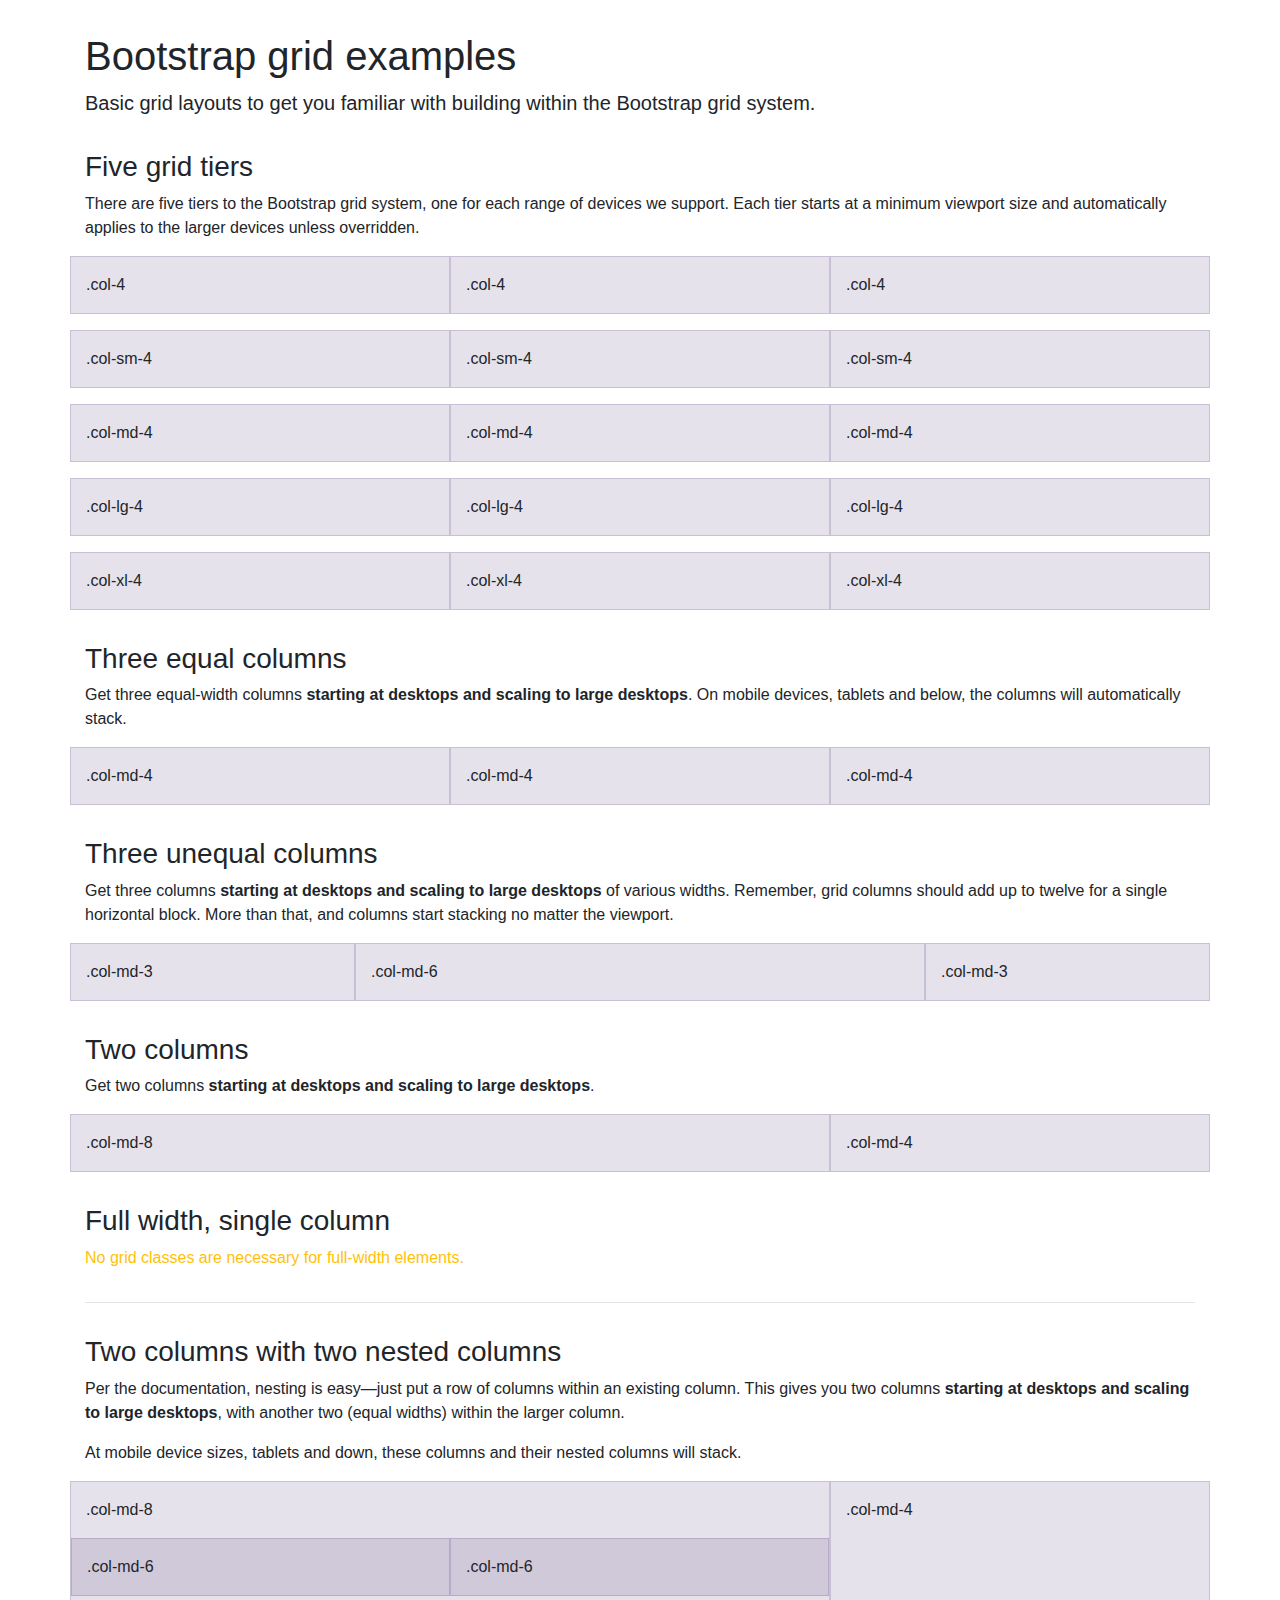
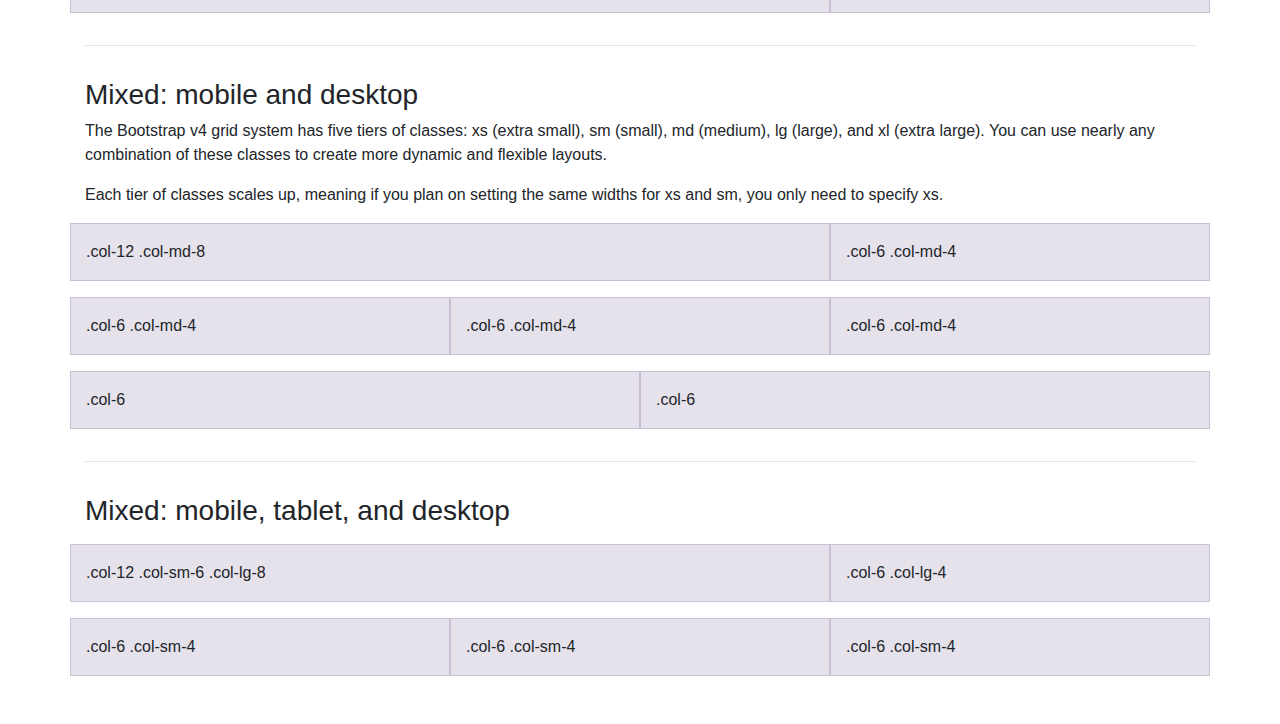
<file: bootstrap-4.0.0/docs/4.0/examples/grid/index.html>
<!doctype html>
<html lang="en">
  <head>
    <meta charset="utf-8">
    <meta name="viewport" content="width=device-width, initial-scale=1, shrink-to-fit=no">
    <meta name="description" content="">
    <meta name="author" content="">
    <link rel="icon" href="../../../../favicon.ico">

    <title>Grid Template for Bootstrap</title>

    <!-- Bootstrap core CSS -->
    <link href="../../../../dist/css/bootstrap.min.css" rel="stylesheet">

    <!-- Custom styles for this template -->
    <link href="grid.css" rel="stylesheet">
  </head>

  <body>
    <div class="container">

      <h1>Bootstrap grid examples</h1>
      <p class="lead">Basic grid layouts to get you familiar with building within the Bootstrap grid system.</p>

      <h3>Five grid tiers</h3>
      <p>There are five tiers to the Bootstrap grid system, one for each range of devices we support. Each tier starts at a minimum viewport size and automatically applies to the larger devices unless overridden.</p>

      <div class="row">
        <div class="col-4">.col-4</div>
        <div class="col-4">.col-4</div>
        <div class="col-4">.col-4</div>
      </div>

      <div class="row">
        <div class="col-sm-4">.col-sm-4</div>
        <div class="col-sm-4">.col-sm-4</div>
        <div class="col-sm-4">.col-sm-4</div>
      </div>

      <div class="row">
        <div class="col-md-4">.col-md-4</div>
        <div class="col-md-4">.col-md-4</div>
        <div class="col-md-4">.col-md-4</div>
      </div>

      <div class="row">
        <div class="col-lg-4">.col-lg-4</div>
        <div class="col-lg-4">.col-lg-4</div>
        <div class="col-lg-4">.col-lg-4</div>
      </div>

      <div class="row">
        <div class="col-xl-4">.col-xl-4</div>
        <div class="col-xl-4">.col-xl-4</div>
        <div class="col-xl-4">.col-xl-4</div>
      </div>

      <h3>Three equal columns</h3>
      <p>Get three equal-width columns <strong>starting at desktops and scaling to large desktops</strong>. On mobile devices, tablets and below, the columns will automatically stack.</p>
      <div class="row">
        <div class="col-md-4">.col-md-4</div>
        <div class="col-md-4">.col-md-4</div>
        <div class="col-md-4">.col-md-4</div>
      </div>

      <h3>Three unequal columns</h3>
      <p>Get three columns <strong>starting at desktops and scaling to large desktops</strong> of various widths. Remember, grid columns should add up to twelve for a single horizontal block. More than that, and columns start stacking no matter the viewport.</p>
      <div class="row">
        <div class="col-md-3">.col-md-3</div>
        <div class="col-md-6">.col-md-6</div>
        <div class="col-md-3">.col-md-3</div>
      </div>

      <h3>Two columns</h3>
      <p>Get two columns <strong>starting at desktops and scaling to large desktops</strong>.</p>
      <div class="row">
        <div class="col-md-8">.col-md-8</div>
        <div class="col-md-4">.col-md-4</div>
      </div>

      <h3>Full width, single column</h3>
      <p class="text-warning">No grid classes are necessary for full-width elements.</p>

      <hr>

      <h3>Two columns with two nested columns</h3>
      <p>Per the documentation, nesting is easy—just put a row of columns within an existing column. This gives you two columns <strong>starting at desktops and scaling to large desktops</strong>, with another two (equal widths) within the larger column.</p>
      <p>At mobile device sizes, tablets and down, these columns and their nested columns will stack.</p>
      <div class="row">
        <div class="col-md-8">
          .col-md-8
          <div class="row">
            <div class="col-md-6">.col-md-6</div>
            <div class="col-md-6">.col-md-6</div>
          </div>
        </div>
        <div class="col-md-4">.col-md-4</div>
      </div>

      <hr>

      <h3>Mixed: mobile and desktop</h3>
      <p>The Bootstrap v4 grid system has five tiers of classes: xs (extra small), sm (small), md (medium), lg (large), and xl (extra large). You can use nearly any combination of these classes to create more dynamic and flexible layouts.</p>
      <p>Each tier of classes scales up, meaning if you plan on setting the same widths for xs and sm, you only need to specify xs.</p>
      <div class="row">
        <div class="col-12 col-md-8">.col-12 .col-md-8</div>
        <div class="col-6 col-md-4">.col-6 .col-md-4</div>
      </div>
      <div class="row">
        <div class="col-6 col-md-4">.col-6 .col-md-4</div>
        <div class="col-6 col-md-4">.col-6 .col-md-4</div>
        <div class="col-6 col-md-4">.col-6 .col-md-4</div>
      </div>
      <div class="row">
        <div class="col-6">.col-6</div>
        <div class="col-6">.col-6</div>
      </div>

      <hr>

      <h3>Mixed: mobile, tablet, and desktop</h3>
      <p></p>
      <div class="row">
        <div class="col-12 col-sm-6 col-lg-8">.col-12 .col-sm-6 .col-lg-8</div>
        <div class="col-6 col-lg-4">.col-6 .col-lg-4</div>
      </div>
      <div class="row">
        <div class="col-6 col-sm-4">.col-6 .col-sm-4</div>
        <div class="col-6 col-sm-4">.col-6 .col-sm-4</div>
        <div class="col-6 col-sm-4">.col-6 .col-sm-4</div>
      </div>

    </div> <!-- /container -->
  </body>
</html>
</file>
<file: client/styles.css>
#custom-search-input {
    padding: 3px;
    border: solid 1px #E4E4E4;
    border-radius: 6px;
    background-color: #fff;
}

#custom-search-input input {
    border: 0;
    box-shadow: none;
}

#custom-search-input button {
    margin: 2px 0 0 0;
    background: none;
    box-shadow: none;
    border: 0;
    color: #666666;
    padding: 0 8px 0 10px;
    border-left: solid 1px #ccc;
}

#custom-search-input button:hover {
    border: 0;
    box-shadow: none;
    border-left: solid 1px #ccc;
}

#custom-search-input .glyphicon-search {
    font-size: 23px;
}

.img-food-card {
    object-fit: cover;
    overflow: hidden;
}

.parallax {
    /* The image used */
    background: linear-gradient(rgba(0, 0, 0, .4), rgba(0, 0, 0, .2)), url("images/baking-bread.jpg");

    /* Set a specific height */
    height: 400px;

    /* Create the parallax scrolling effect */
    background-attachment: fixed;
    background-position: center;
    background-repeat: no-repeat;
    background-size: cover;
}
</file>
<file: bootstrap-4.0.0/docs/4.0/examples/album/album.css>
:root {
  --jumbotron-padding-y: 3rem;
}

.jumbotron {
  padding-top: var(--jumbotron-padding-y);
  padding-bottom: var(--jumbotron-padding-y);
  margin-bottom: 0;
  background-color: #fff;
}
@media (min-width: 768px) {
  .jumbotron {
    padding-top: calc(var(--jumbotron-padding-y) * 2);
    padding-bottom: calc(var(--jumbotron-padding-y) * 2);
  }
}

.jumbotron p:last-child {
  margin-bottom: 0;
}

.jumbotron-heading {
  font-weight: 300;
}

.jumbotron .container {
  max-width: 40rem;
}

footer {
  padding-top: 3rem;
  padding-bottom: 3rem;
}

footer p {
  margin-bottom: .25rem;
}

.box-shadow { box-shadow: 0 .25rem .75rem rgba(0, 0, 0, .05); }
</file>
<file: bootstrap-4.0.0/docs/4.0/examples/blog/blog.css>
/* stylelint-disable selector-list-comma-newline-after */

.blog-header {
  line-height: 1;
  border-bottom: 1px solid #e5e5e5;
}

.blog-header-logo {
  font-family: "Playfair Display", Georgia, "Times New Roman", serif;
  font-size: 2.25rem;
}

.blog-header-logo:hover {
  text-decoration: none;
}

h1, h2, h3, h4, h5, h6 {
  font-family: "Playfair Display", Georgia, "Times New Roman", serif;
}

.display-4 {
  font-size: 2.5rem;
}
@media (min-width: 768px) {
  .display-4 {
    font-size: 3rem;
  }
}

.nav-scroller {
  position: relative;
  z-index: 2;
  height: 2.75rem;
  overflow-y: hidden;
}

.nav-scroller .nav {
  display: -webkit-box;
  display: -ms-flexbox;
  display: flex;
  -ms-flex-wrap: nowrap;
  flex-wrap: nowrap;
  padding-bottom: 1rem;
  margin-top: -1px;
  overflow-x: auto;
  text-align: center;
  white-space: nowrap;
  -webkit-overflow-scrolling: touch;
}

.nav-scroller .nav-link {
  padding-top: .75rem;
  padding-bottom: .75rem;
  font-size: .875rem;
}

.card-img-right {
  height: 100%;
  border-radius: 0 3px 3px 0;
}

.flex-auto {
  -ms-flex: 0 0 auto;
  -webkit-box-flex: 0;
  flex: 0 0 auto;
}

.h-250 { height: 250px; }
@media (min-width: 768px) {
  .h-md-250 { height: 250px; }
}

.border-top { border-top: 1px solid #e5e5e5; }
.border-bottom { border-bottom: 1px solid #e5e5e5; }

.box-shadow { box-shadow: 0 .25rem .75rem rgba(0, 0, 0, .05); }

/*
 * Blog name and description
 */
.blog-title {
  margin-bottom: 0;
  font-size: 2rem;
  font-weight: 400;
}
.blog-description {
  font-size: 1.1rem;
  color: #999;
}

@media (min-width: 40em) {
  .blog-title {
    font-size: 3.5rem;
  }
}

/* Pagination */
.blog-pagination {
  margin-bottom: 4rem;
}
.blog-pagination > .btn {
  border-radius: 2rem;
}

/*
 * Blog posts
 */
.blog-post {
  margin-bottom: 4rem;
}
.blog-post-title {
  margin-bottom: .25rem;
  font-size: 2.5rem;
}
.blog-post-meta {
  margin-bottom: 1.25rem;
  color: #999;
}

/*
 * Footer
 */
.blog-footer {
  padding: 2.5rem 0;
  color: #999;
  text-align: center;
  background-color: #f9f9f9;
  border-top: .05rem solid #e5e5e5;
}
.blog-footer p:last-child {
  margin-bottom: 0;
}
</file>
<file: bootstrap-4.0.0/docs/4.0/examples/carousel/carousel.css>
/* GLOBAL STYLES
-------------------------------------------------- */
/* Padding below the footer and lighter body text */

body {
  padding-top: 3rem;
  padding-bottom: 3rem;
  color: #5a5a5a;
}


/* CUSTOMIZE THE CAROUSEL
-------------------------------------------------- */

/* Carousel base class */
.carousel {
  margin-bottom: 4rem;
}
/* Since positioning the image, we need to help out the caption */
.carousel-caption {
  bottom: 3rem;
  z-index: 10;
}

/* Declare heights because of positioning of img element */
.carousel-item {
  height: 32rem;
  background-color: #777;
}
.carousel-item > img {
  position: absolute;
  top: 0;
  left: 0;
  min-width: 100%;
  height: 32rem;
}


/* MARKETING CONTENT
-------------------------------------------------- */

/* Center align the text within the three columns below the carousel */
.marketing .col-lg-4 {
  margin-bottom: 1.5rem;
  text-align: center;
}
.marketing h2 {
  font-weight: 400;
}
.marketing .col-lg-4 p {
  margin-right: .75rem;
  margin-left: .75rem;
}


/* Featurettes
------------------------- */

.featurette-divider {
  margin: 5rem 0; /* Space out the Bootstrap <hr> more */
}

/* Thin out the marketing headings */
.featurette-heading {
  font-weight: 300;
  line-height: 1;
  letter-spacing: -.05rem;
}


/* RESPONSIVE CSS
-------------------------------------------------- */

@media (min-width: 40em) {
  /* Bump up size of carousel content */
  .carousel-caption p {
    margin-bottom: 1.25rem;
    font-size: 1.25rem;
    line-height: 1.4;
  }

  .featurette-heading {
    font-size: 50px;
  }
}

@media (min-width: 62em) {
  .featurette-heading {
    margin-top: 7rem;
  }
}
</file>
<file: bootstrap-4.0.0/docs/4.0/examples/cover/cover.css>
/*
 * Globals
 */

/* Links */
a,
a:focus,
a:hover {
  color: #fff;
}

/* Custom default button */
.btn-secondary,
.btn-secondary:hover,
.btn-secondary:focus {
  color: #333;
  text-shadow: none; /* Prevent inheritance from `body` */
  background-color: #fff;
  border: .05rem solid #fff;
}


/*
 * Base structure
 */

html,
body {
  height: 100%;
  background-color: #333;
}

body {
  display: -ms-flexbox;
  display: -webkit-box;
  display: flex;
  -ms-flex-pack: center;
  -webkit-box-pack: center;
  justify-content: center;
  color: #fff;
  text-shadow: 0 .05rem .1rem rgba(0, 0, 0, .5);
  box-shadow: inset 0 0 5rem rgba(0, 0, 0, .5);
}

.cover-container {
  max-width: 42em;
}


/*
 * Header
 */
.masthead {
  margin-bottom: 2rem;
}

.masthead-brand {
  margin-bottom: 0;
}

.nav-masthead .nav-link {
  padding: .25rem 0;
  font-weight: 700;
  color: rgba(255, 255, 255, .5);
  background-color: transparent;
  border-bottom: .25rem solid transparent;
}

.nav-masthead .nav-link:hover,
.nav-masthead .nav-link:focus {
  border-bottom-color: rgba(255, 255, 255, .25);
}

.nav-masthead .nav-link + .nav-link {
  margin-left: 1rem;
}

.nav-masthead .active {
  color: #fff;
  border-bottom-color: #fff;
}

@media (min-width: 48em) {
  .masthead-brand {
    float: left;
  }
  .nav-masthead {
    float: right;
  }
}


/*
 * Cover
 */
.cover {
  padding: 0 1.5rem;
}
.cover .btn-lg {
  padding: .75rem 1.25rem;
  font-weight: 700;
}


/*
 * Footer
 */
.mastfoot {
  color: rgba(255, 255, 255, .5);
}
</file>
<file: bootstrap-4.0.0/docs/4.0/examples/grid/grid.css>
body {
  padding-top: 2rem;
  padding-bottom: 2rem;
}

h3 {
  margin-top: 2rem;
}

.row {
  margin-bottom: 1rem;
}
.row .row {
  margin-top: 1rem;
  margin-bottom: 0;
}
[class*="col-"] {
  padding-top: 1rem;
  padding-bottom: 1rem;
  background-color: rgba(86, 61, 124, .15);
  border: 1px solid rgba(86, 61, 124, .2);
}

hr {
  margin-top: 2rem;
  margin-bottom: 2rem;
}
</file>
<file: bootstrap-4.0.0/js/tests/vendor/qunit.css>
/*!
 * QUnit 2.4.1
 * https://qunitjs.com/
 *
 * Copyright jQuery Foundation and other contributors
 * Released under the MIT license
 * https://jquery.org/license
 *
 * Date: 2017-10-22T05:12Z
 */

/** Font Family and Sizes */

#qunit-tests, #qunit-header, #qunit-banner, #qunit-testrunner-toolbar, #qunit-filteredTest, #qunit-userAgent, #qunit-testresult {
	font-family: "Helvetica Neue Light", "HelveticaNeue-Light", "Helvetica Neue", Calibri, Helvetica, Arial, sans-serif;
}

#qunit-testrunner-toolbar, #qunit-filteredTest, #qunit-userAgent, #qunit-testresult, #qunit-tests li { font-size: small; }
#qunit-tests { font-size: smaller; }


/** Resets */

#qunit-tests, #qunit-header, #qunit-banner, #qunit-filteredTest, #qunit-userAgent, #qunit-testresult, #qunit-modulefilter {
	margin: 0;
	padding: 0;
}


/** Header (excluding toolbar) */

#qunit-header {
	padding: 0.5em 0 0.5em 1em;

	color: #8699A4;
	background-color: #0D3349;

	font-size: 1.5em;
	line-height: 1em;
	font-weight: 400;

	border-radius: 5px 5px 0 0;
}

#qunit-header a {
	text-decoration: none;
	color: #C2CCD1;
}

#qunit-header a:hover,
#qunit-header a:focus {
	color: #FFF;
}

#qunit-banner {
	height: 5px;
}

#qunit-filteredTest {
	padding: 0.5em 1em 0.5em 1em;
	color: #366097;
	background-color: #F4FF77;
}

#qunit-userAgent {
	padding: 0.5em 1em 0.5em 1em;
	color: #FFF;
	background-color: #2B81AF;
	text-shadow: rgba(0, 0, 0, 0.5) 2px 2px 1px;
}


/** Toolbar */

#qunit-testrunner-toolbar {
	padding: 0.5em 1em 0.5em 1em;
	color: #5E740B;
	background-color: #EEE;
}

#qunit-testrunner-toolbar .clearfix {
	height: 0;
	clear: both;
}

#qunit-testrunner-toolbar label {
	display: inline-block;
}

#qunit-testrunner-toolbar input[type=checkbox],
#qunit-testrunner-toolbar input[type=radio] {
	margin: 3px;
	vertical-align: -2px;
}

#qunit-testrunner-toolbar input[type=text] {
	box-sizing: border-box;
	height: 1.6em;
}

.qunit-url-config,
.qunit-filter,
#qunit-modulefilter {
	display: inline-block;
	line-height: 2.1em;
}

.qunit-filter,
#qunit-modulefilter {
	float: right;
	position: relative;
	margin-left: 1em;
}

.qunit-url-config label {
	margin-right: 0.5em;
}

#qunit-modulefilter-search {
	box-sizing: border-box;
	width: 400px;
}

#qunit-modulefilter-search-container:after {
	position: absolute;
	right: 0.3em;
	content: "\25bc";
	color: black;
}

#qunit-modulefilter-dropdown {
	/* align with #qunit-modulefilter-search */
	box-sizing: border-box;
	width: 400px;
	position: absolute;
	right: 0;
	top: 50%;
	margin-top: 0.8em;

	border: 1px solid #D3D3D3;
	border-top: none;
	border-radius: 0 0 .25em .25em;
	color: #000;
	background-color: #F5F5F5;
	z-index: 99;
}

#qunit-modulefilter-dropdown a {
	color: inherit;
	text-decoration: none;
}

#qunit-modulefilter-dropdown .clickable.checked {
	font-weight: bold;
	color: #000;
	background-color: #D2E0E6;
}

#qunit-modulefilter-dropdown .clickable:hover {
	color: #FFF;
	background-color: #0D3349;
}

#qunit-modulefilter-actions {
	display: block;
	overflow: auto;

	/* align with #qunit-modulefilter-dropdown-list */
	font: smaller/1.5em sans-serif;
}

#qunit-modulefilter-dropdown #qunit-modulefilter-actions > * {
	box-sizing: border-box;
	max-height: 2.8em;
	display: block;
	padding: 0.4em;
}

#qunit-modulefilter-dropdown #qunit-modulefilter-actions > button {
	float: right;
	font: inherit;
}

#qunit-modulefilter-dropdown #qunit-modulefilter-actions > :last-child {
	/* insert padding to align with checkbox margins */
	padding-left: 3px;
}

#qunit-modulefilter-dropdown-list {
	max-height: 200px;
	overflow-y: auto;
	margin: 0;
	border-top: 2px groove threedhighlight;
	padding: 0.4em 0 0;
	font: smaller/1.5em sans-serif;
}

#qunit-modulefilter-dropdown-list li {
	white-space: nowrap;
	overflow: hidden;
	text-overflow: ellipsis;
}

#qunit-modulefilter-dropdown-list .clickable {
	display: block;
	padding-left: 0.15em;
}


/** Tests: Pass/Fail */

#qunit-tests {
	list-style-position: inside;
}

#qunit-tests li {
	padding: 0.4em 1em 0.4em 1em;
	border-bottom: 1px solid #FFF;
	list-style-position: inside;
}

#qunit-tests > li {
	display: none;
}

#qunit-tests li.running,
#qunit-tests li.pass,
#qunit-tests li.fail,
#qunit-tests li.skipped,
#qunit-tests li.aborted {
	display: list-item;
}

#qunit-tests.hidepass {
	position: relative;
}

#qunit-tests.hidepass li.running,
#qunit-tests.hidepass li.pass:not(.todo) {
	visibility: hidden;
	position: absolute;
	width:   0;
	height:  0;
	padding: 0;
	border:  0;
	margin:  0;
}

#qunit-tests li strong {
	cursor: pointer;
}

#qunit-tests li.skipped strong {
	cursor: default;
}

#qunit-tests li a {
	padding: 0.5em;
	color: #C2CCD1;
	text-decoration: none;
}

#qunit-tests li p a {
	padding: 0.25em;
	color: #6B6464;
}
#qunit-tests li a:hover,
#qunit-tests li a:focus {
	color: #000;
}

#qunit-tests li .runtime {
	float: right;
	font-size: smaller;
}

.qunit-assert-list {
	margin-top: 0.5em;
	padding: 0.5em;

	background-color: #FFF;

	border-radius: 5px;
}

.qunit-source {
	margin: 0.6em 0 0.3em;
}

.qunit-collapsed {
	display: none;
}

#qunit-tests table {
	border-collapse: collapse;
	margin-top: 0.2em;
}

#qunit-tests th {
	text-align: right;
	vertical-align: top;
	padding: 0 0.5em 0 0;
}

#qunit-tests td {
	vertical-align: top;
}

#qunit-tests pre {
	margin: 0;
	white-space: pre-wrap;
	word-wrap: break-word;
}

#qunit-tests del {
	color: #374E0C;
	background-color: #E0F2BE;
	text-decoration: none;
}

#qunit-tests ins {
	color: #500;
	background-color: #FFCACA;
	text-decoration: none;
}

/*** Test Counts */

#qunit-tests b.counts                       { color: #000; }
#qunit-tests b.passed                       { color: #5E740B; }
#qunit-tests b.failed                       { color: #710909; }

#qunit-tests li li {
	padding: 5px;
	background-color: #FFF;
	border-bottom: none;
	list-style-position: inside;
}

/*** Passing Styles */

#qunit-tests li li.pass {
	color: #3C510C;
	background-color: #FFF;
	border-left: 10px solid #C6E746;
}

#qunit-tests .pass                          { color: #528CE0; background-color: #D2E0E6; }
#qunit-tests .pass .test-name               { color: #366097; }

#qunit-tests .pass .test-actual,
#qunit-tests .pass .test-expected           { color: #999; }

#qunit-banner.qunit-pass                    { background-color: #C6E746; }

/*** Failing Styles */

#qunit-tests li li.fail {
	color: #710909;
	background-color: #FFF;
	border-left: 10px solid #EE5757;
	white-space: pre;
}

#qunit-tests > li:last-child {
	border-radius: 0 0 5px 5px;
}

#qunit-tests .fail                          { color: #000; background-color: #EE5757; }
#qunit-tests .fail .test-name,
#qunit-tests .fail .module-name             { color: #000; }

#qunit-tests .fail .test-actual             { color: #EE5757; }
#qunit-tests .fail .test-expected           { color: #008000; }

#qunit-banner.qunit-fail                    { background-color: #EE5757; }


/*** Aborted tests */
#qunit-tests .aborted { color: #000; background-color: orange; }
/*** Skipped tests */

#qunit-tests .skipped {
	background-color: #EBECE9;
}

#qunit-tests .qunit-todo-label,
#qunit-tests .qunit-skipped-label {
	background-color: #F4FF77;
	display: inline-block;
	font-style: normal;
	color: #366097;
	line-height: 1.8em;
	padding: 0 0.5em;
	margin: -0.4em 0.4em -0.4em 0;
}

#qunit-tests .qunit-todo-label {
	background-color: #EEE;
}

/** Result */

#qunit-testresult {
	color: #2B81AF;
	background-color: #D2E0E6;

	border-bottom: 1px solid #FFF;
}
#qunit-testresult .clearfix {
	height: 0;
	clear: both;
}
#qunit-testresult .module-name {
	font-weight: 700;
}
#qunit-testresult-display {
	padding: 0.5em 1em 0.5em 1em;
	width: 85%;
	float:left;
}
#qunit-testresult-controls {
	padding: 0.5em 1em 0.5em 1em;
  width: 10%;
	float:left;
}

/** Fixture */

#qunit-fixture {
	position: absolute;
	top: -10000px;
	left: -10000px;
	width: 1000px;
	height: 1000px;
}
</file>
